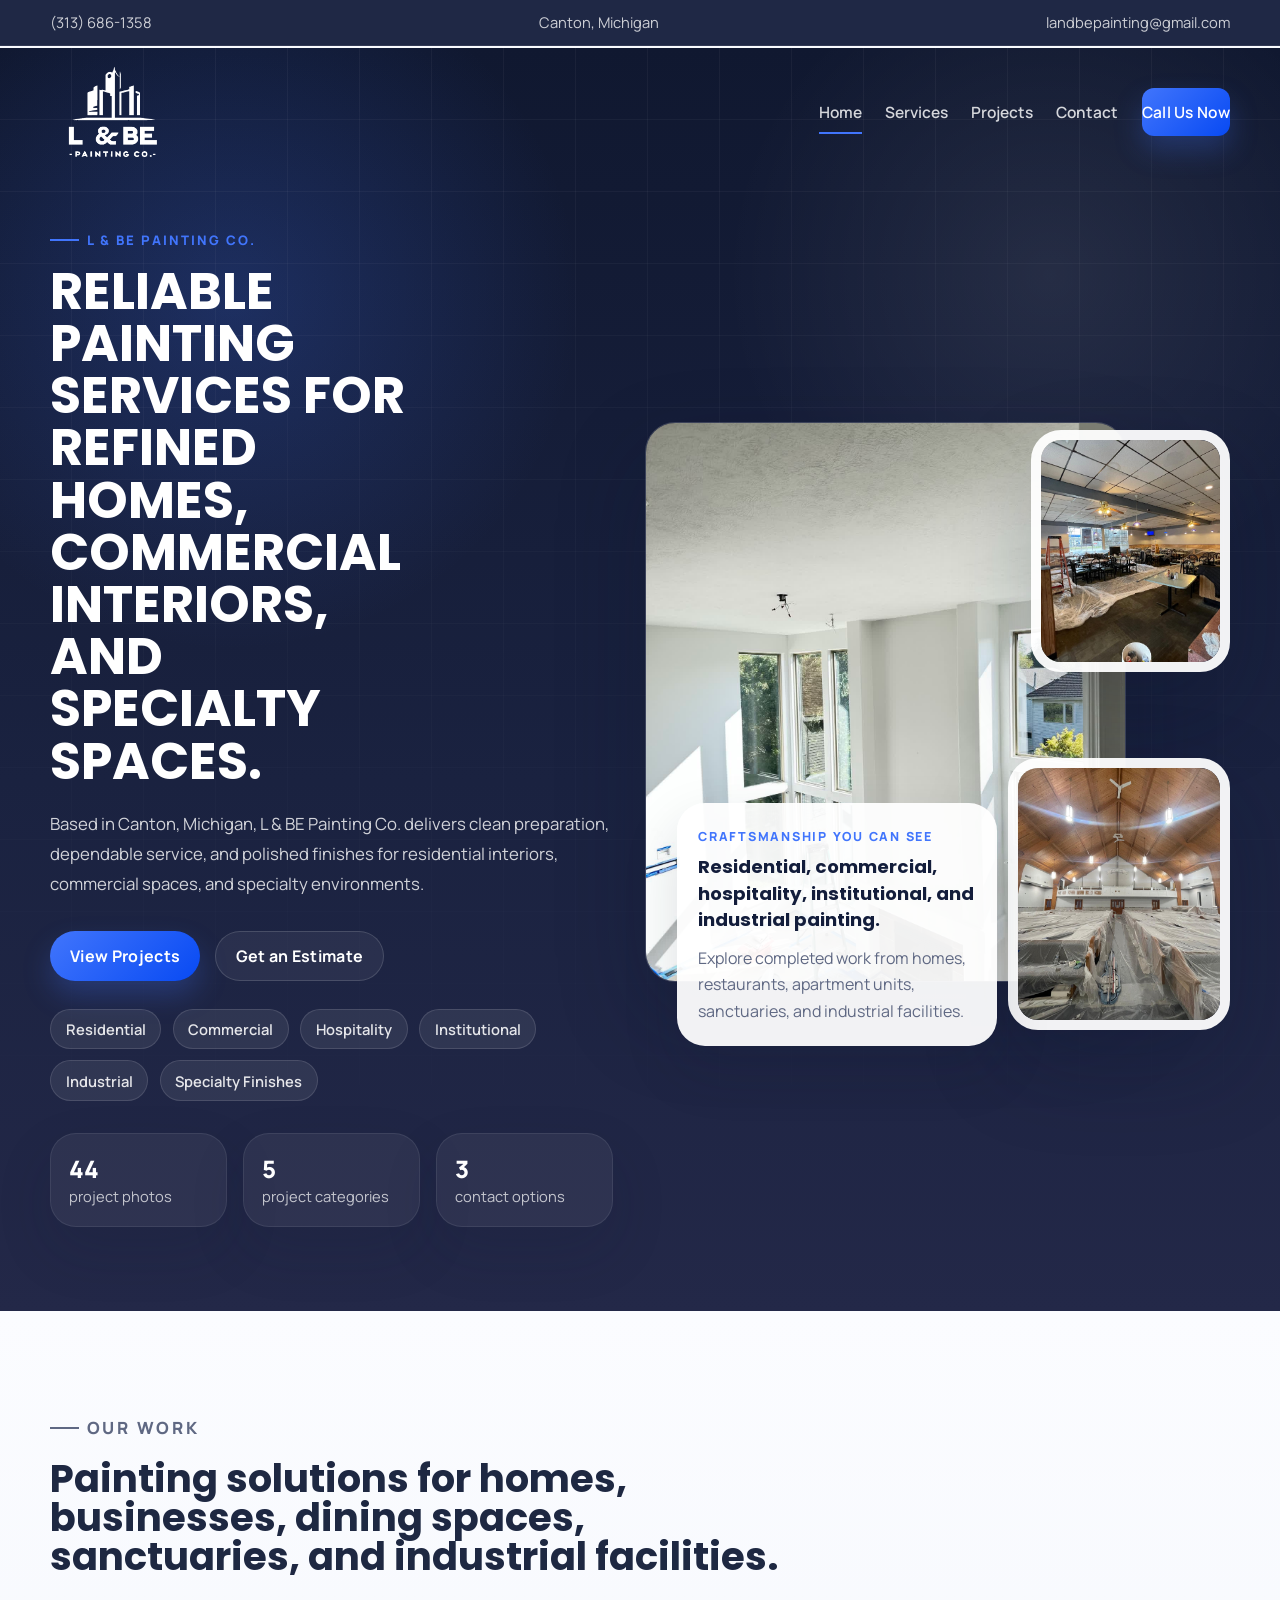
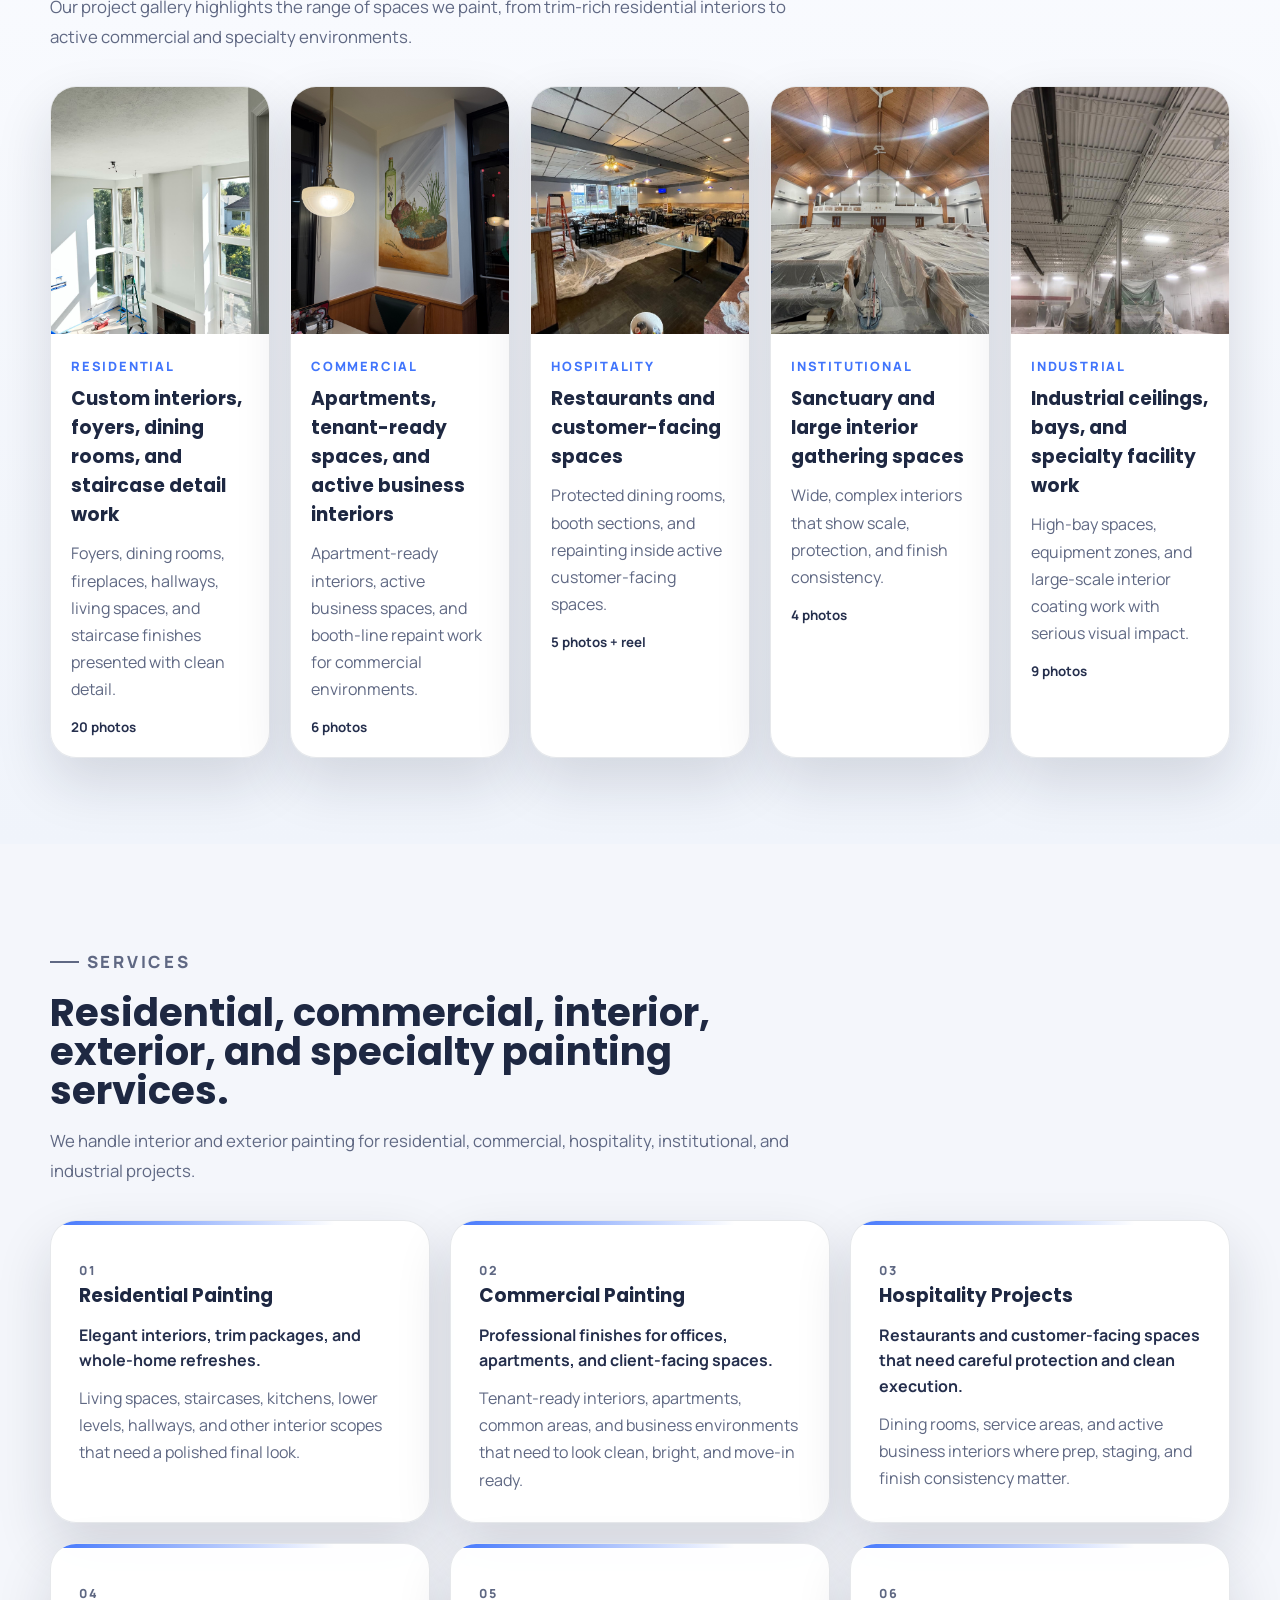
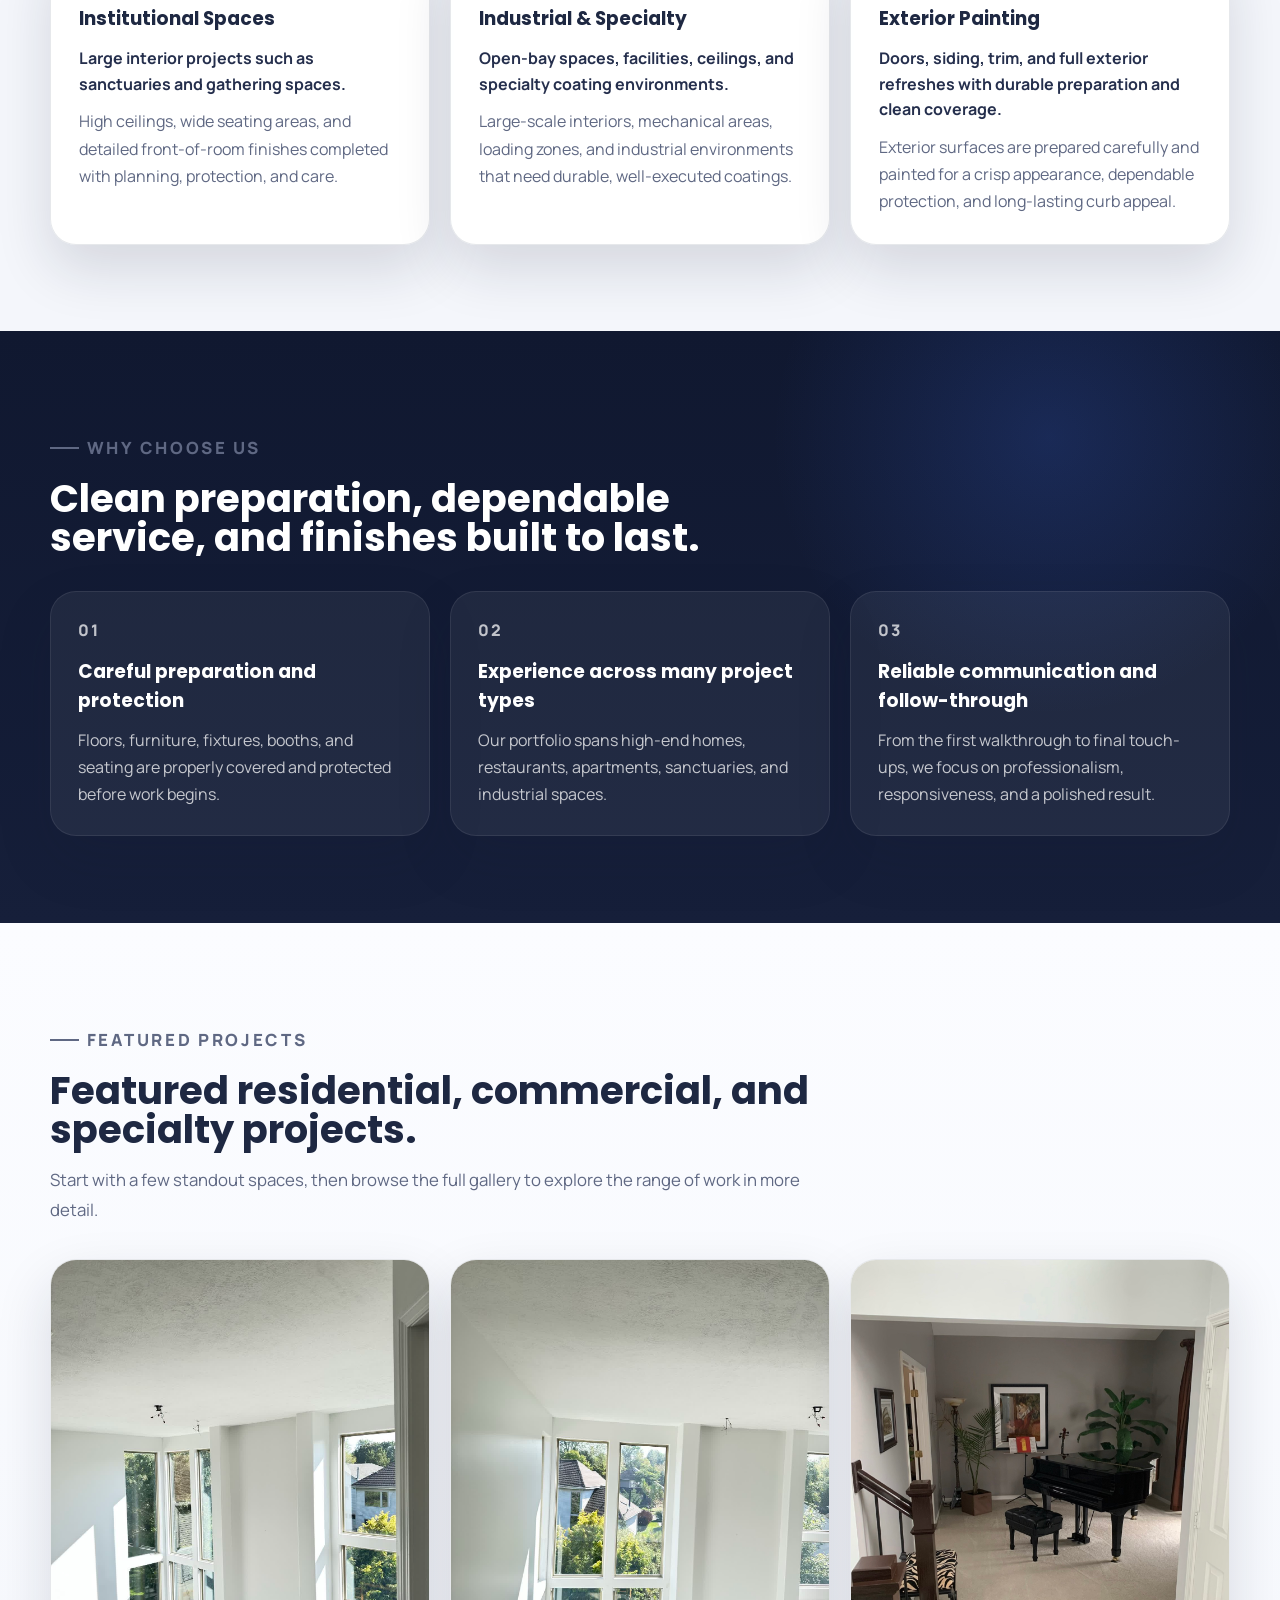
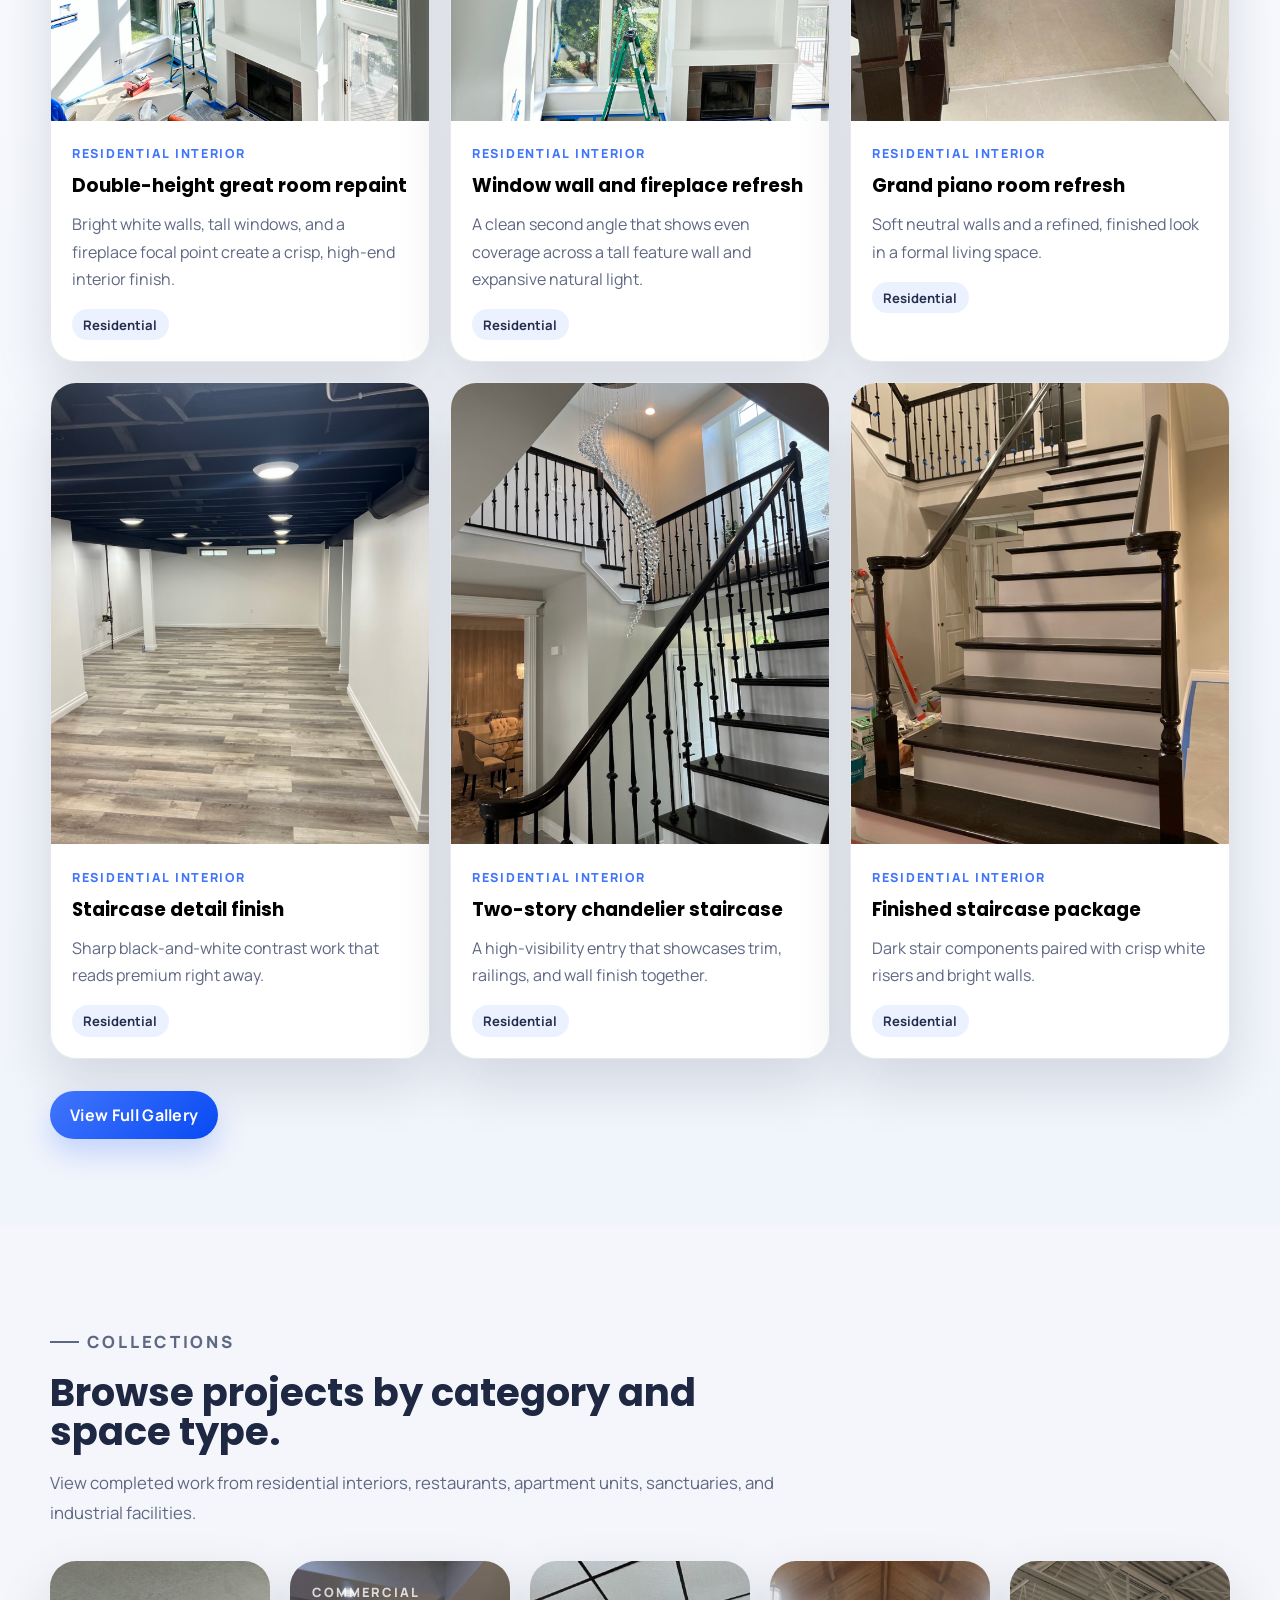
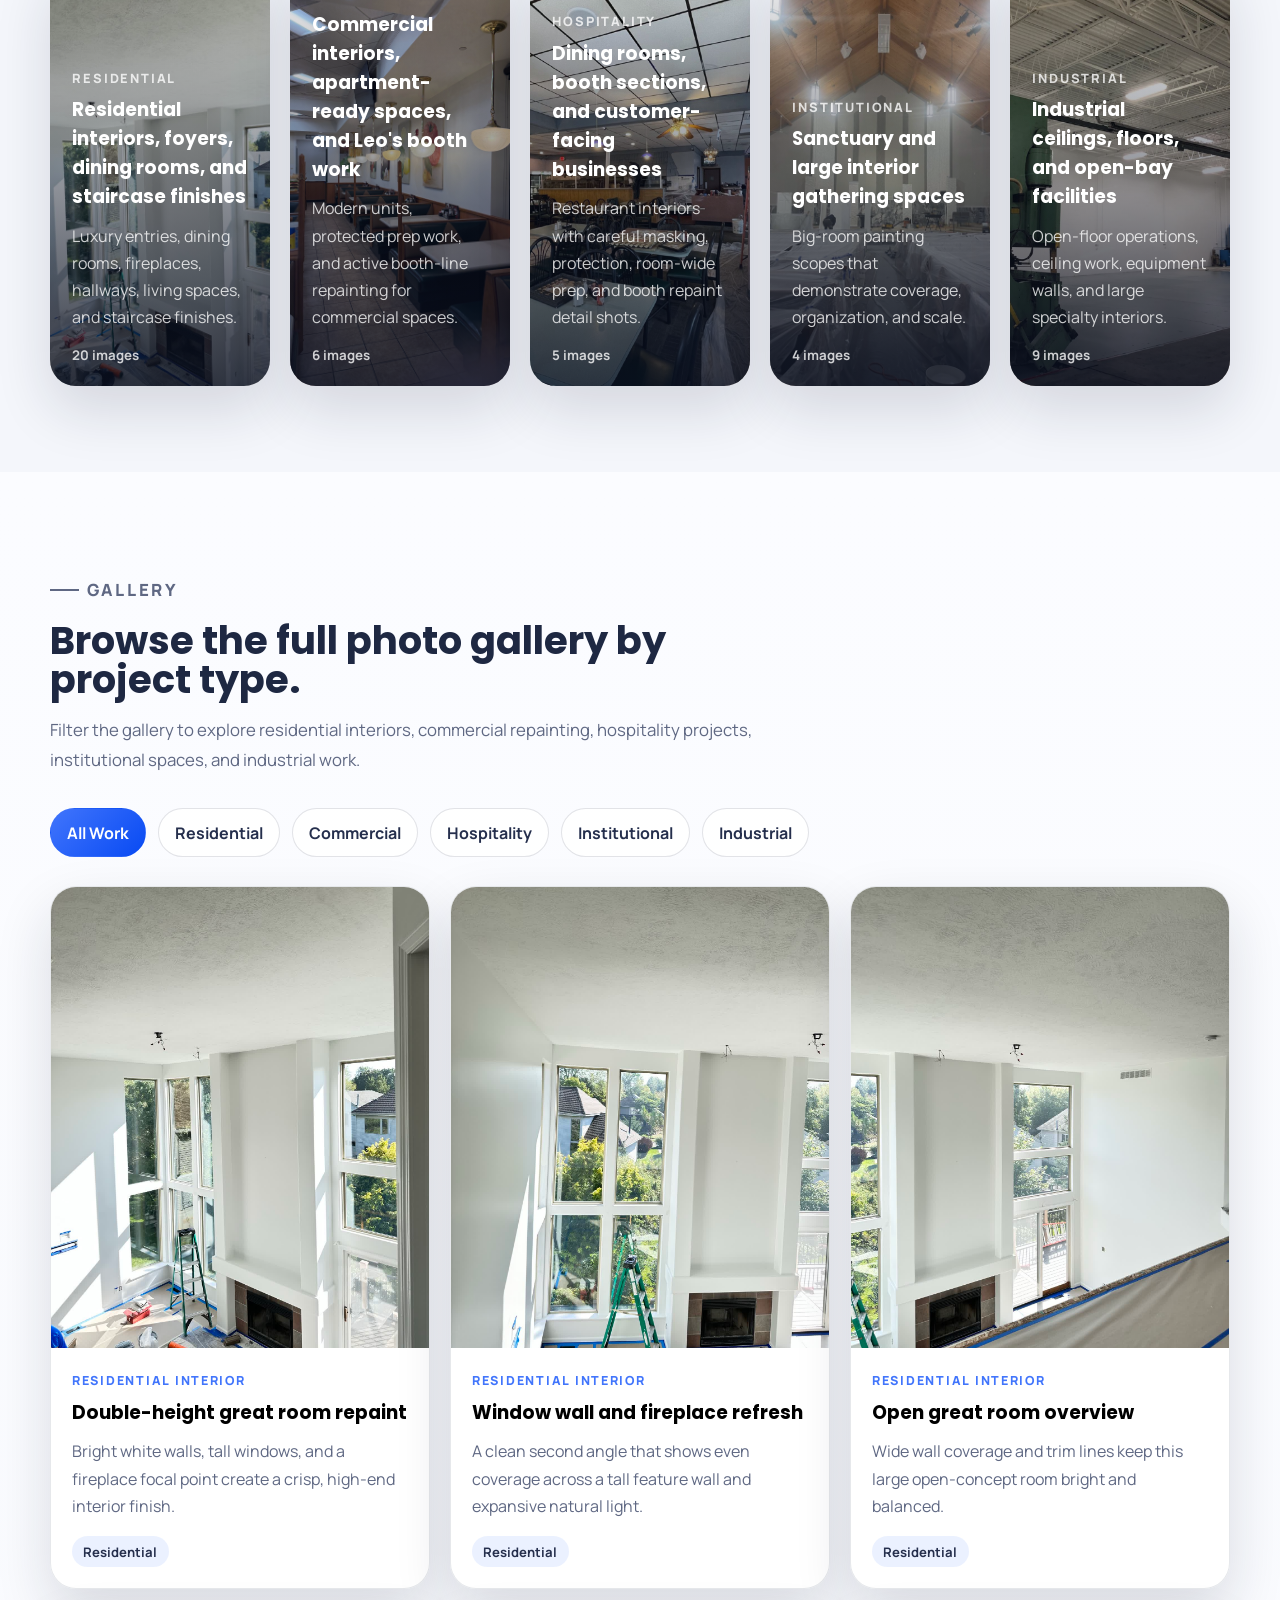
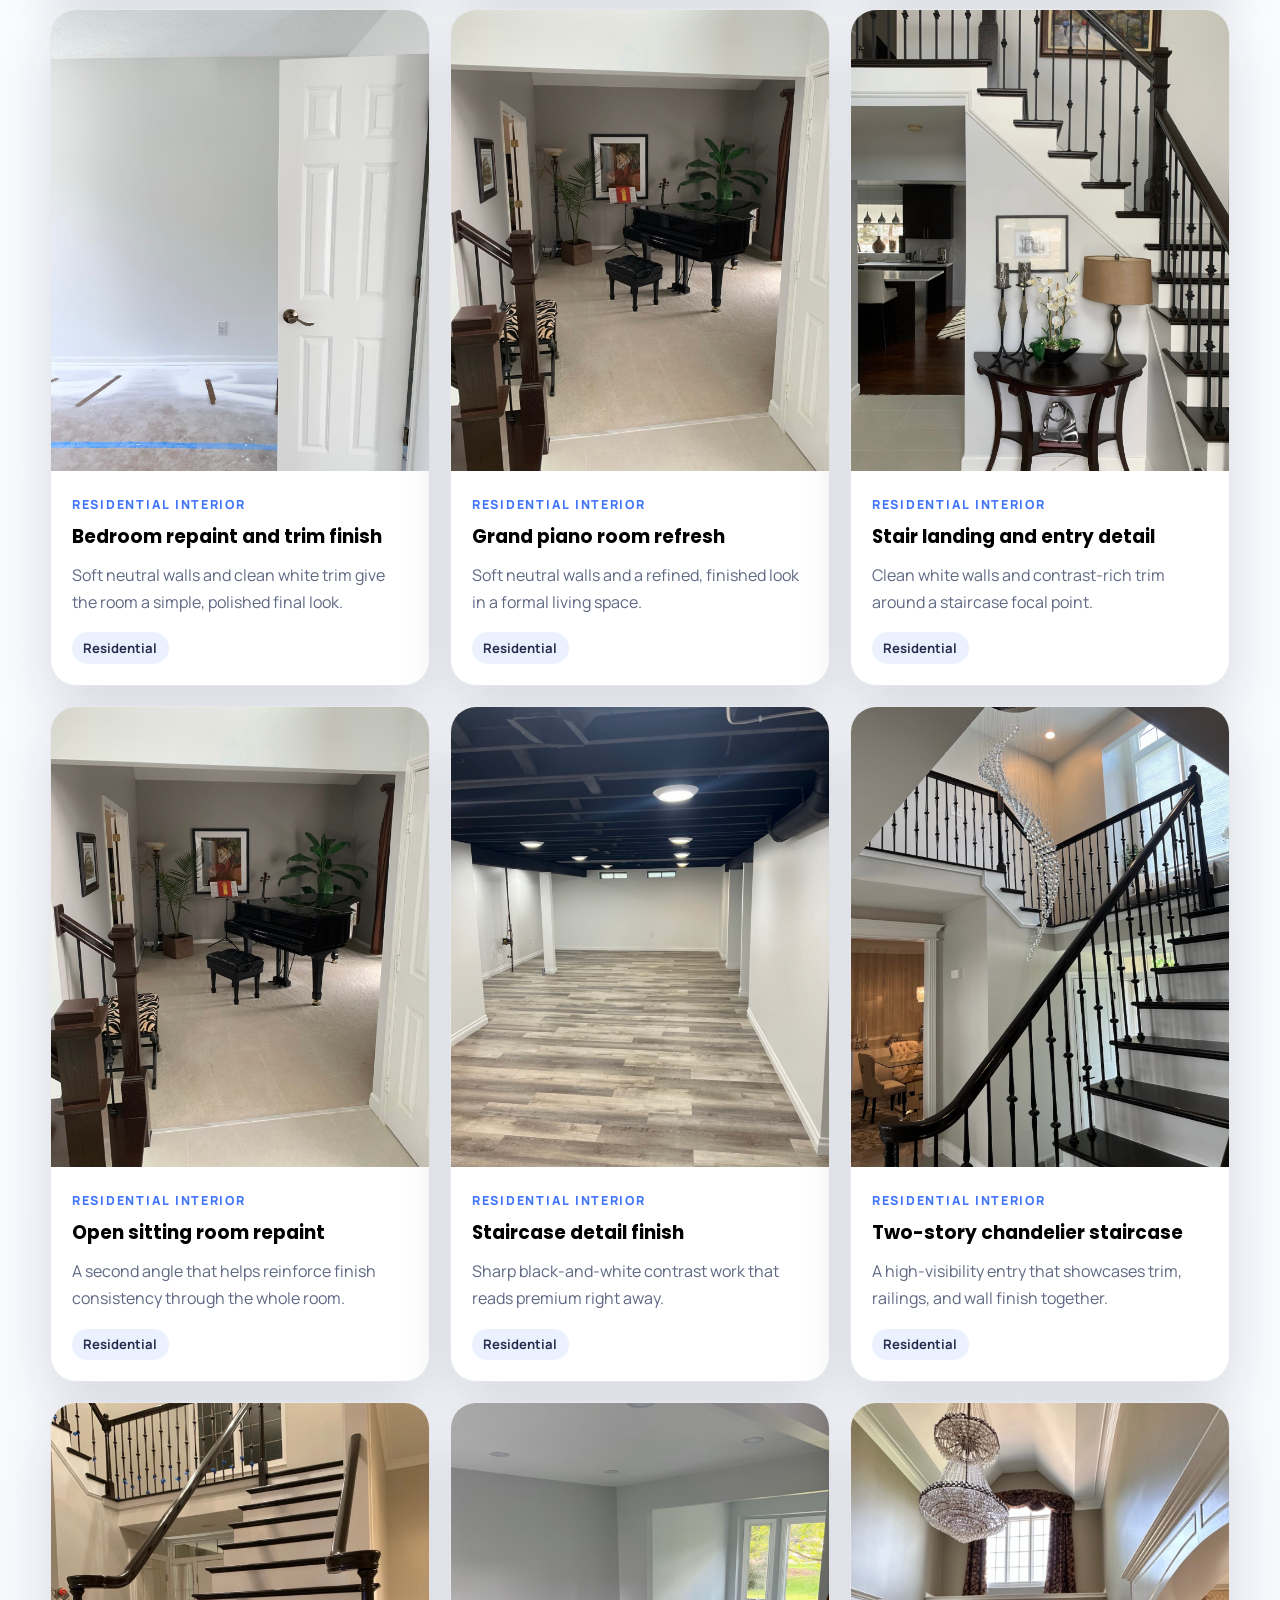
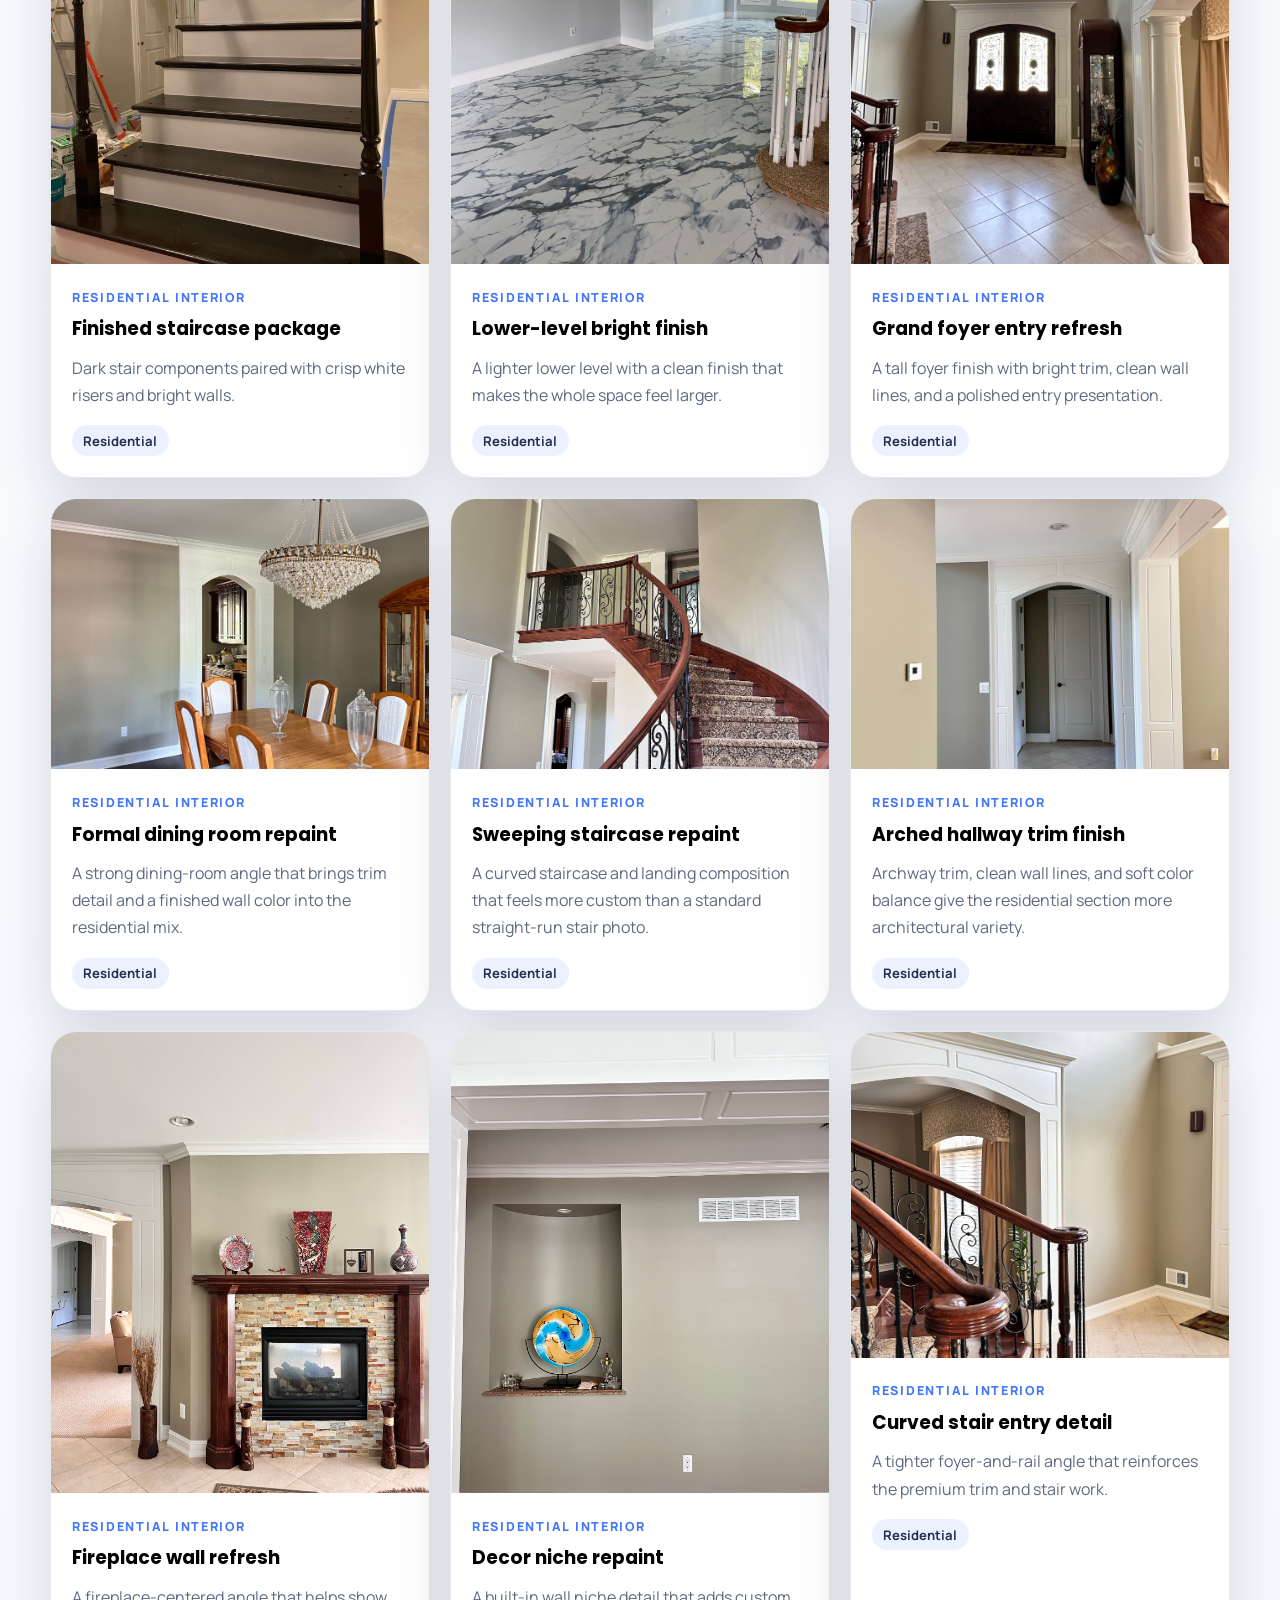
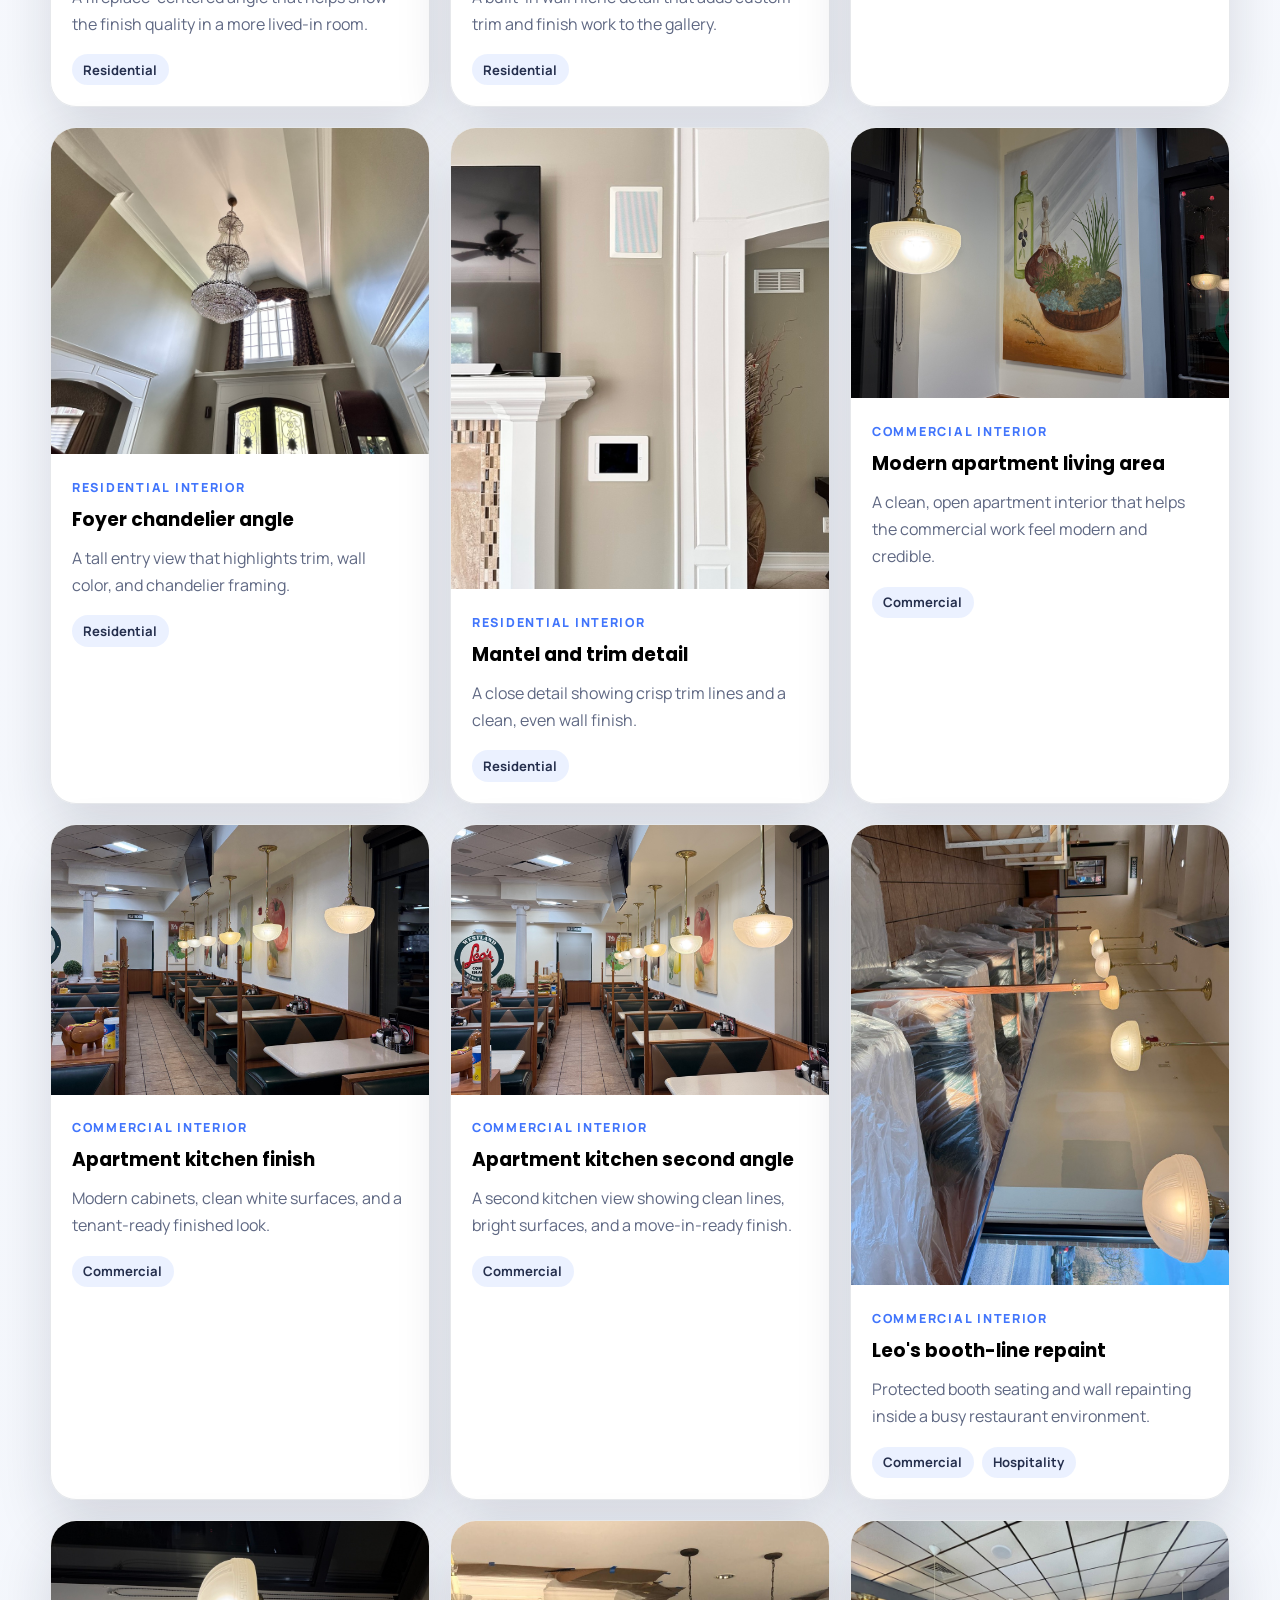
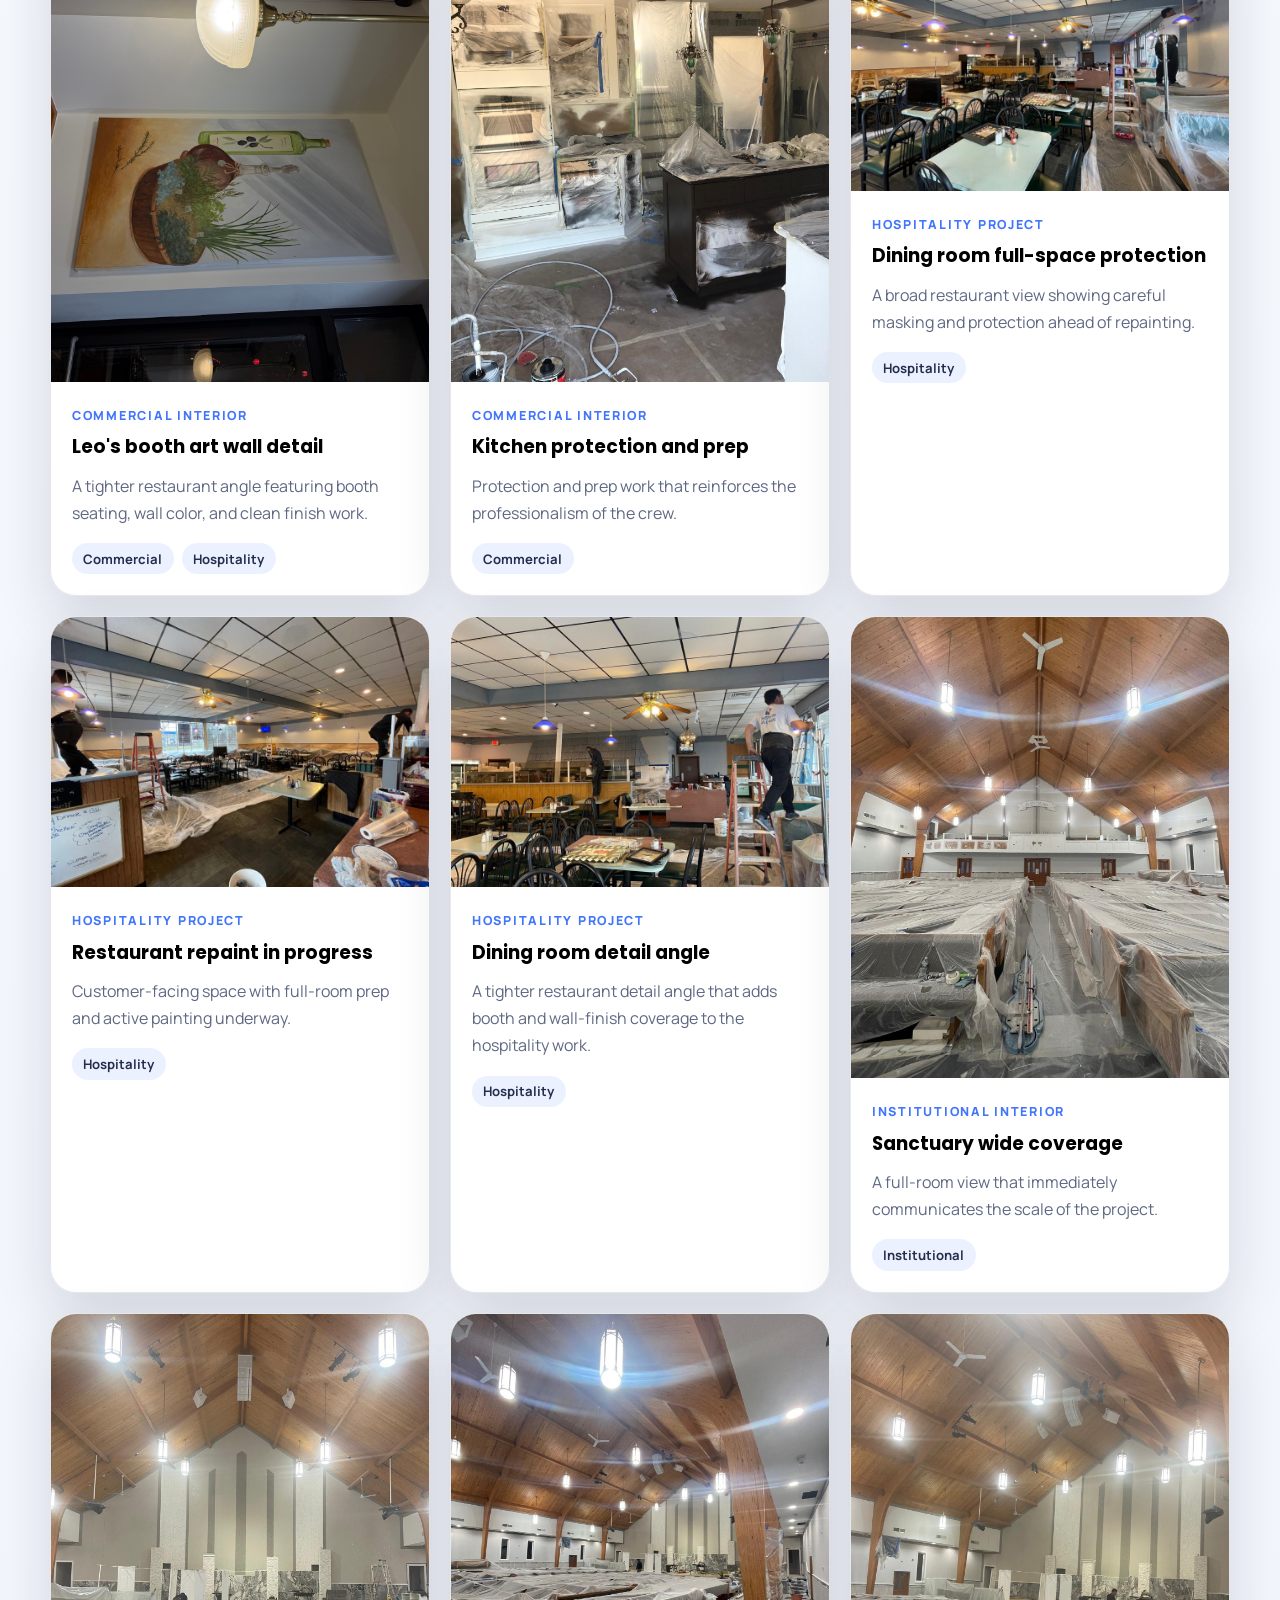
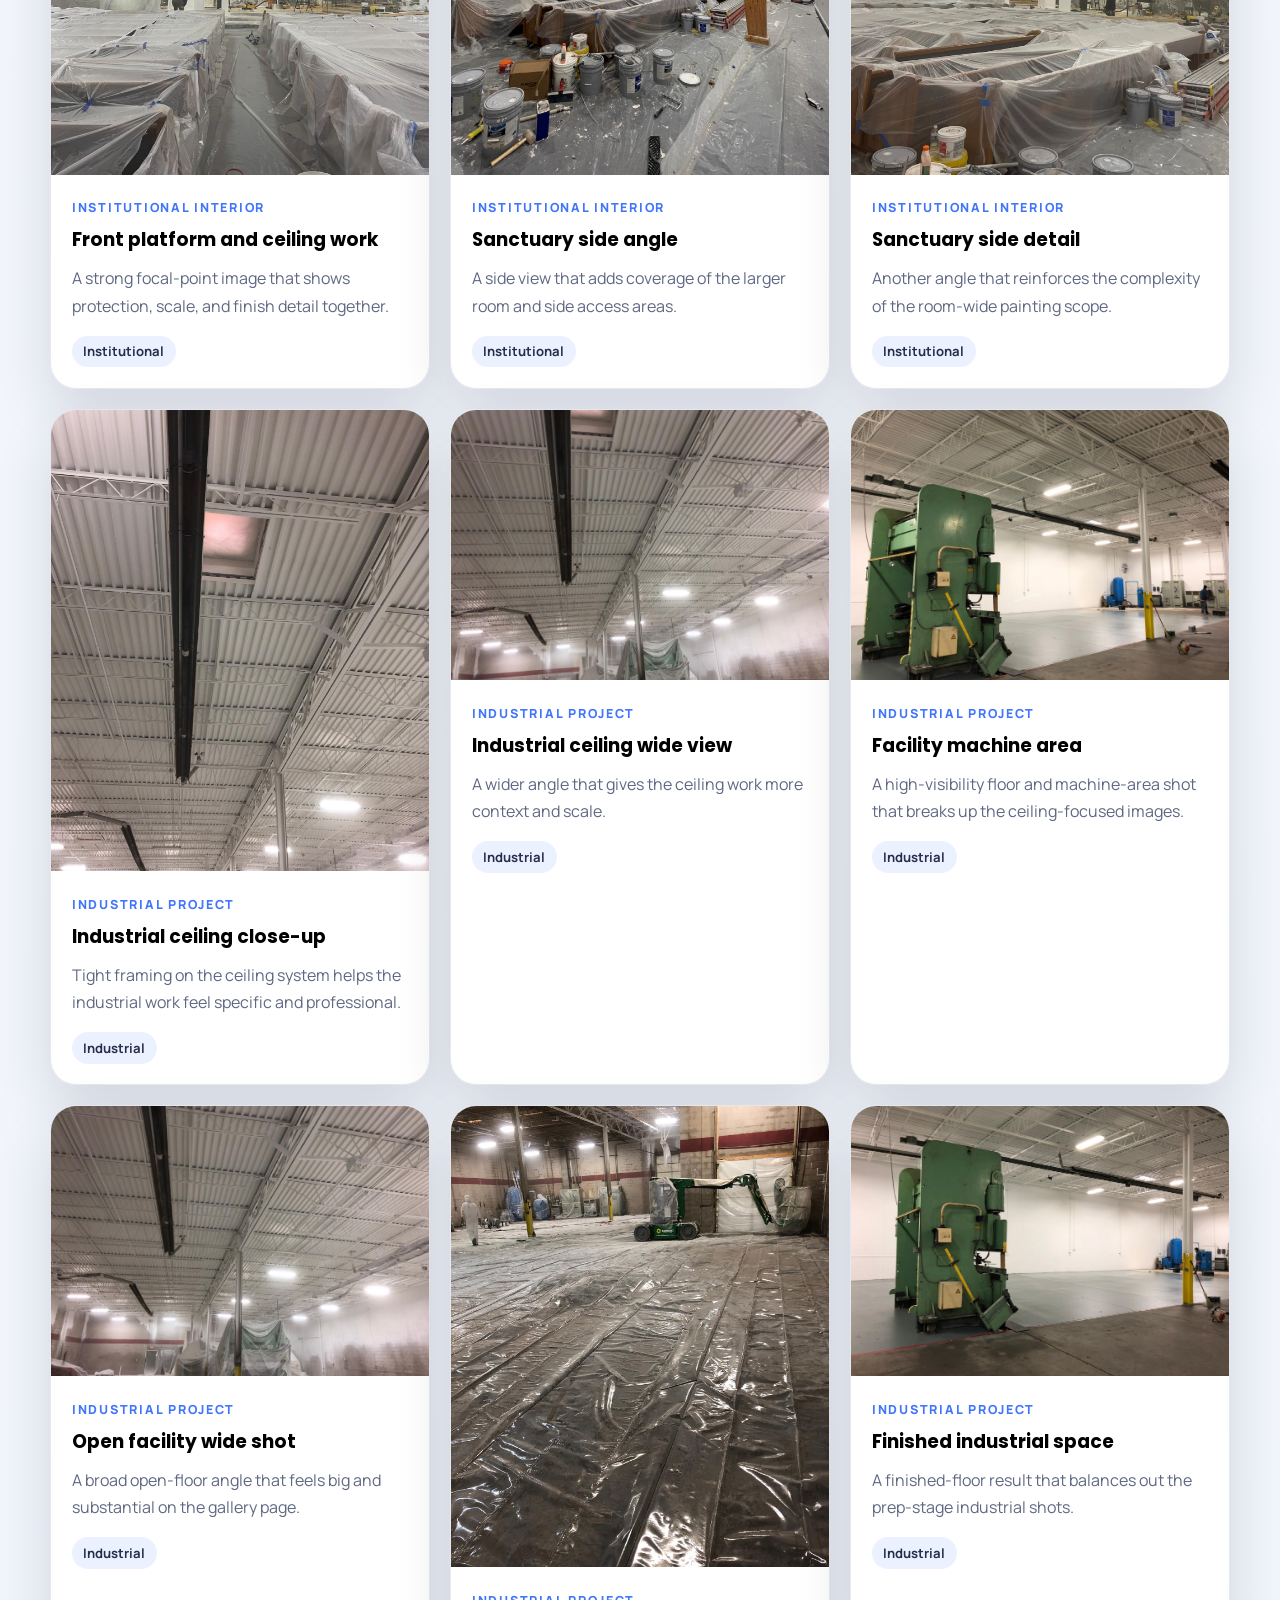
<file: index.html>
<!DOCTYPE html>
<html lang="en">
  <head>
    <meta charset="UTF-8" />
    <meta name="viewport" content="width=device-width, initial-scale=1.0" />
    <title>L &amp; BE Painting Co. | Residential &amp; Commercial Painter in Canton, MI</title>
    <meta
      name="description"
      content="L & BE Painting Co. is a painting company based in Canton, Michigan, providing residential, commercial, hospitality, institutional, and industrial painting services."
    />
    <meta name="robots" content="index,follow" />
    <meta name="theme-color" content="#0f1730" />
    <link rel="canonical" href="https://landbepainting.com/" />
    <meta property="og:title" content="L &amp; BE Painting Co. | Residential &amp; Commercial Painter in Canton, MI" />
    <meta
      property="og:description"
      content="Residential and commercial painting in Canton, Michigan, with real project photos from homes, restaurants, apartments, sanctuaries, and specialty spaces."
    />
    <meta property="og:url" content="https://landbepainting.com/" />
    <meta property="og:type" content="website" />
    <script type="application/ld+json">
      {
        "@context": "https://schema.org",
        "@type": "ProfessionalService",
        "name": "L & BE Painting Co.",
        "description": "Residential and commercial painting company based in Canton, Michigan.",
        "telephone": "+1-313-686-1358",
        "email": "landbepainting@gmail.com",
        "address": {
          "@type": "PostalAddress",
          "addressLocality": "Canton",
          "addressRegion": "MI",
          "addressCountry": "US"
        },
        "areaServed": ["Canton, Michigan"],
        "serviceType": [
          "Residential Painting",
          "Commercial Painting",
          "Hospitality Painting",
          "Institutional Painting",
          "Industrial Painting"
        ]
      }
    </script>
    <link rel="preconnect" href="https://fonts.googleapis.com" />
    <link rel="preconnect" href="https://fonts.gstatic.com" crossorigin />
    <link
      href="https://fonts.googleapis.com/css2?family=Manrope:wght@400;500;600;700;800&family=Poppins:wght@500;600;700;800&display=swap"
      rel="stylesheet"
    />
    <link rel="icon" type="image/svg+xml" href="assets/icons/favicon.svg" />
    <link rel="stylesheet" href="styles.css" />
  </head>
  <body data-page="home">
    <div class="site-shell">
      <header class="site-header" id="top">
        <div class="topbar">
          <div class="container topbar__inner">
            <a class="topbar__link" data-phone-link href="#"><span data-phone>(313) 686-1358</span></a>
            <p class="topbar__meta" data-location>Canton, Michigan</p>
            <a class="topbar__link" data-email-link href="#"><span data-email>landbepainting@gmail.com</span></a>
          </div>
        </div>

        <div class="container site-header__inner">
          <a class="brand" href="#top" aria-label="L & BE Painting Co. home">
            <span class="brand__logo" aria-hidden="true"></span>
          </a>

          <button
            class="nav-toggle"
            type="button"
            aria-expanded="false"
            aria-controls="site-nav"
            aria-label="Toggle navigation"
          >
            <span></span>
            <span></span>
          </button>

          <nav class="site-nav" id="site-nav" aria-label="Primary">
            <a href="#top" data-nav-link="home">Home</a>
            <a href="#services">Services</a>
            <a href="#projects">Projects</a>
            <a href="#contact">Contact</a>
            <a class="button button--solid" data-phone-link href="#">Call Us Now</a>
          </nav>
        </div>
      </header>

      <main>
        <section class="hero">
          <div class="hero__backdrop"></div>
          <div class="container hero__layout">
            <div class="hero__content" data-reveal>
              <p class="eyebrow">L &amp; BE Painting Co.</p>
              <h1>Reliable painting services for refined homes, commercial interiors, and specialty spaces.</h1>
              <p class="hero__lead">
                Based in Canton, Michigan, L &amp; BE Painting Co. delivers
                clean preparation, dependable service, and polished finishes for
                residential interiors, commercial spaces, and specialty
                environments.
              </p>

              <div class="hero__actions">
                <a class="button button--solid" href="#projects">View Projects</a>
                <a class="button button--ghost" href="#quote">Get an Estimate</a>
              </div>

              <div class="hero__pills" id="hero-pills"></div>

              <div class="hero__stats">
                <article class="stat-card">
                  <strong>44</strong>
                  <span>project photos</span>
                </article>
                <article class="stat-card">
                  <strong>5</strong>
                  <span>project categories</span>
                </article>
                <article class="stat-card">
                  <strong>3</strong>
                  <span>contact options</span>
                </article>
              </div>
            </div>

            <div class="hero__media" data-reveal>
              <figure class="hero-shot hero-shot--main">
                <img
                  src="assets/projects/residential/great-room-fireplace-01.jpg"
                  alt="Double-height residential great room with fresh white paint, fireplace, and tall windows"
                />
              </figure>

              <figure class="hero-shot hero-shot--secondary">
                <img
                  src="assets/projects/commercial/dining-room-02.jpg"
                  alt="Restaurant dining room protected and prepared for painting"
                />
              </figure>

              <figure class="hero-shot hero-shot--tertiary">
                <img
                  src="assets/projects/institutional/sanctuary-wide-01.jpg"
                  alt="Sanctuary with seating protected and painting work underway"
                />
              </figure>

              <div class="hero-note">
                <span class="hero-note__label">Craftsmanship You Can See</span>
                <strong>Residential, commercial, hospitality, institutional, and industrial painting.</strong>
                <p>
                  Explore completed work from homes, restaurants, apartment
                  units, sanctuaries, and industrial facilities.
                </p>
              </div>
            </div>
          </div>
        </section>

        <section class="section section--light">
          <div class="container">
            <div class="section-heading" data-reveal>
              <p class="eyebrow">Our Work</p>
              <h2>Painting solutions for homes, businesses, dining spaces, sanctuaries, and industrial facilities.</h2>
              <p>
                Our project gallery highlights the range of spaces we paint,
                from trim-rich residential interiors to active commercial and
                specialty environments.
              </p>
            </div>

            <div class="category-grid" id="project-category-grid"></div>
          </div>
        </section>

        <section class="section section--paper" id="services">
          <div class="container">
            <div class="section-heading" data-reveal>
              <p class="eyebrow">Services</p>
              <h2>Residential, commercial, interior, exterior, and specialty painting services.</h2>
              <p>
                We handle interior and exterior painting for residential,
                commercial, hospitality, institutional, and industrial projects.
              </p>
            </div>

            <div class="service-grid" id="services-grid"></div>
          </div>
        </section>

        <section class="section section--ink">
          <div class="container">
            <div class="section-heading section-heading--light" data-reveal>
              <p class="eyebrow eyebrow--soft">Why Choose Us</p>
              <h2>Clean preparation, dependable service, and finishes built to last.</h2>
            </div>

            <div class="standards-grid" id="standards-grid"></div>
          </div>
        </section>

        <section class="section section--light">
          <div class="container">
            <div class="section-heading" data-reveal>
              <p class="eyebrow">Featured Projects</p>
              <h2>Featured residential, commercial, and specialty projects.</h2>
              <p>
                Start with a few standout spaces, then browse the full gallery
                to explore the range of work in more detail.
              </p>
            </div>

            <div class="gallery-preview gallery-preview--featured" id="gallery-preview"></div>

            <div class="section-cta" data-reveal>
              <a class="button button--solid" href="#gallery">View Full Gallery</a>
            </div>
          </div>
        </section>

        <section class="section section--paper" id="projects">
          <div class="container">
            <div class="section-heading" data-reveal>
              <p class="eyebrow">Collections</p>
              <h2>Browse projects by category and space type.</h2>
              <p>
                View completed work from residential interiors, restaurants,
                apartment units, sanctuaries, and industrial facilities.
              </p>
            </div>

            <div class="collections-grid" id="collections-grid"></div>
          </div>
        </section>

        <section class="section section--light" id="gallery">
          <div class="container">
            <div class="section-heading" data-reveal>
              <p class="eyebrow">Gallery</p>
              <h2>Browse the full photo gallery by project type.</h2>
              <p>
                Filter the gallery to explore residential interiors, commercial
                repainting, hospitality projects, institutional spaces, and
                industrial work.
              </p>
            </div>

            <div class="filter-bar" id="filter-bar"></div>
            <div class="gallery-grid gallery-grid--projects" id="gallery-grid"></div>
          </div>
        </section>

        <section class="section section--paper">
          <div class="container video-feature">
            <div class="video-feature__copy" data-reveal>
              <p class="eyebrow">Project Reel</p>
              <h2>See recent project work in motion.</h2>
              <p>
                A short reel offers another look at the preparation, care, and
                finish quality behind the work.
              </p>

              <div class="check-list" id="feature-list"></div>
            </div>

            <div class="video-feature__media" data-reveal>
              <video
                class="project-video"
                src="assets/media/project-reel.mp4"
                poster="assets/media/project-reel-poster.jpg"
                controls
                muted
                playsinline
              ></video>
            </div>
          </div>
        </section>

        <section class="section section--light" id="contact">
          <div class="container contact-layout">
            <div class="contact-copy" data-reveal>
              <p class="eyebrow">Contact</p>
              <h2>Request an estimate for your next painting project.</h2>
              <p>Call or email project details to get started.</p>

              <div class="contact-cards">
                <a class="contact-card" data-phone-link href="#">
                  <span>Call</span>
                  <strong data-phone>(313) 686-1358</strong>
                  <p>Discuss the scope, schedule, and details of your project.</p>
                </a>
                <a class="contact-card" data-email-link href="#">
                  <span>Email</span>
                  <strong data-email>landbepainting@gmail.com</strong>
                  <p>Send photos, dimensions, and project details by email.</p>
                </a>
              </div>

              <div class="contact-note">
                <strong>Photos help speed up the estimate.</strong>
                <p>
                  Clear photos of the space help us understand surfaces, layout,
                  and scope before the walkthrough.
                </p>
              </div>
            </div>

            <div class="quote-panel" id="quote" data-reveal>
              <div class="quote-panel__header">
                <p class="eyebrow">Request an Estimate</p>
                <h3>Tell us about the project</h3>
                <p>Share the basics below to send your estimate request by email.</p>
              </div>

              <form class="quote-form" data-quote-form>
                <label>
                  Full name
                  <input type="text" name="name" placeholder="Your name" required />
                </label>
                <label>
                  Email
                  <input type="email" name="email" placeholder="you@example.com" required />
                </label>
                <label>
                  Phone
                  <input type="tel" name="phone" placeholder="(313) 555-5555" />
                </label>
                <label>
                  Service type
                  <select name="service" required>
                    <option value="">Choose a service</option>
                    <option>Residential Interior</option>
                    <option>Residential Exterior</option>
                    <option>Commercial Interior</option>
                    <option>Commercial Exterior</option>
                    <option>Hospitality / Restaurant</option>
                    <option>Industrial / Specialty</option>
                  </select>
                </label>
                <label>
                  Project details
                  <textarea
                    name="details"
                    rows="5"
                    placeholder="Tell us what you need painted, where the project is, and when you want to start."
                    required
                  ></textarea>
                </label>

                <button class="button button--solid button--full" type="submit">
                  Send Estimate Request
                </button>
              </form>
            </div>
          </div>
        </section>
      </main>

      <footer class="site-footer">
        <div class="container site-footer__inner">
          <a class="brand brand--footer" href="#top" aria-label="L & BE Painting Co. home">
            <span class="brand__logo" aria-hidden="true"></span>
          </a>

          <div class="footer-links">
            <a href="#top">Home</a>
            <a href="#projects">Projects</a>
            <a href="#services">Services</a>
            <a href="#contact">Contact</a>
          </div>

          <div class="footer-contact">
            <a data-phone-link href="#"><span data-phone>(313) 686-1358</span></a>
            <a data-email-link href="#"><span data-email>landbepainting@gmail.com</span></a>
            <small>&copy; <span id="year"></span> L &amp; BE Painting Co.</small>
          </div>
        </div>
      </footer>
    </div>

    <script src="content.js"></script>
    <script src="script.js"></script>
  </body>
</html>
</file>
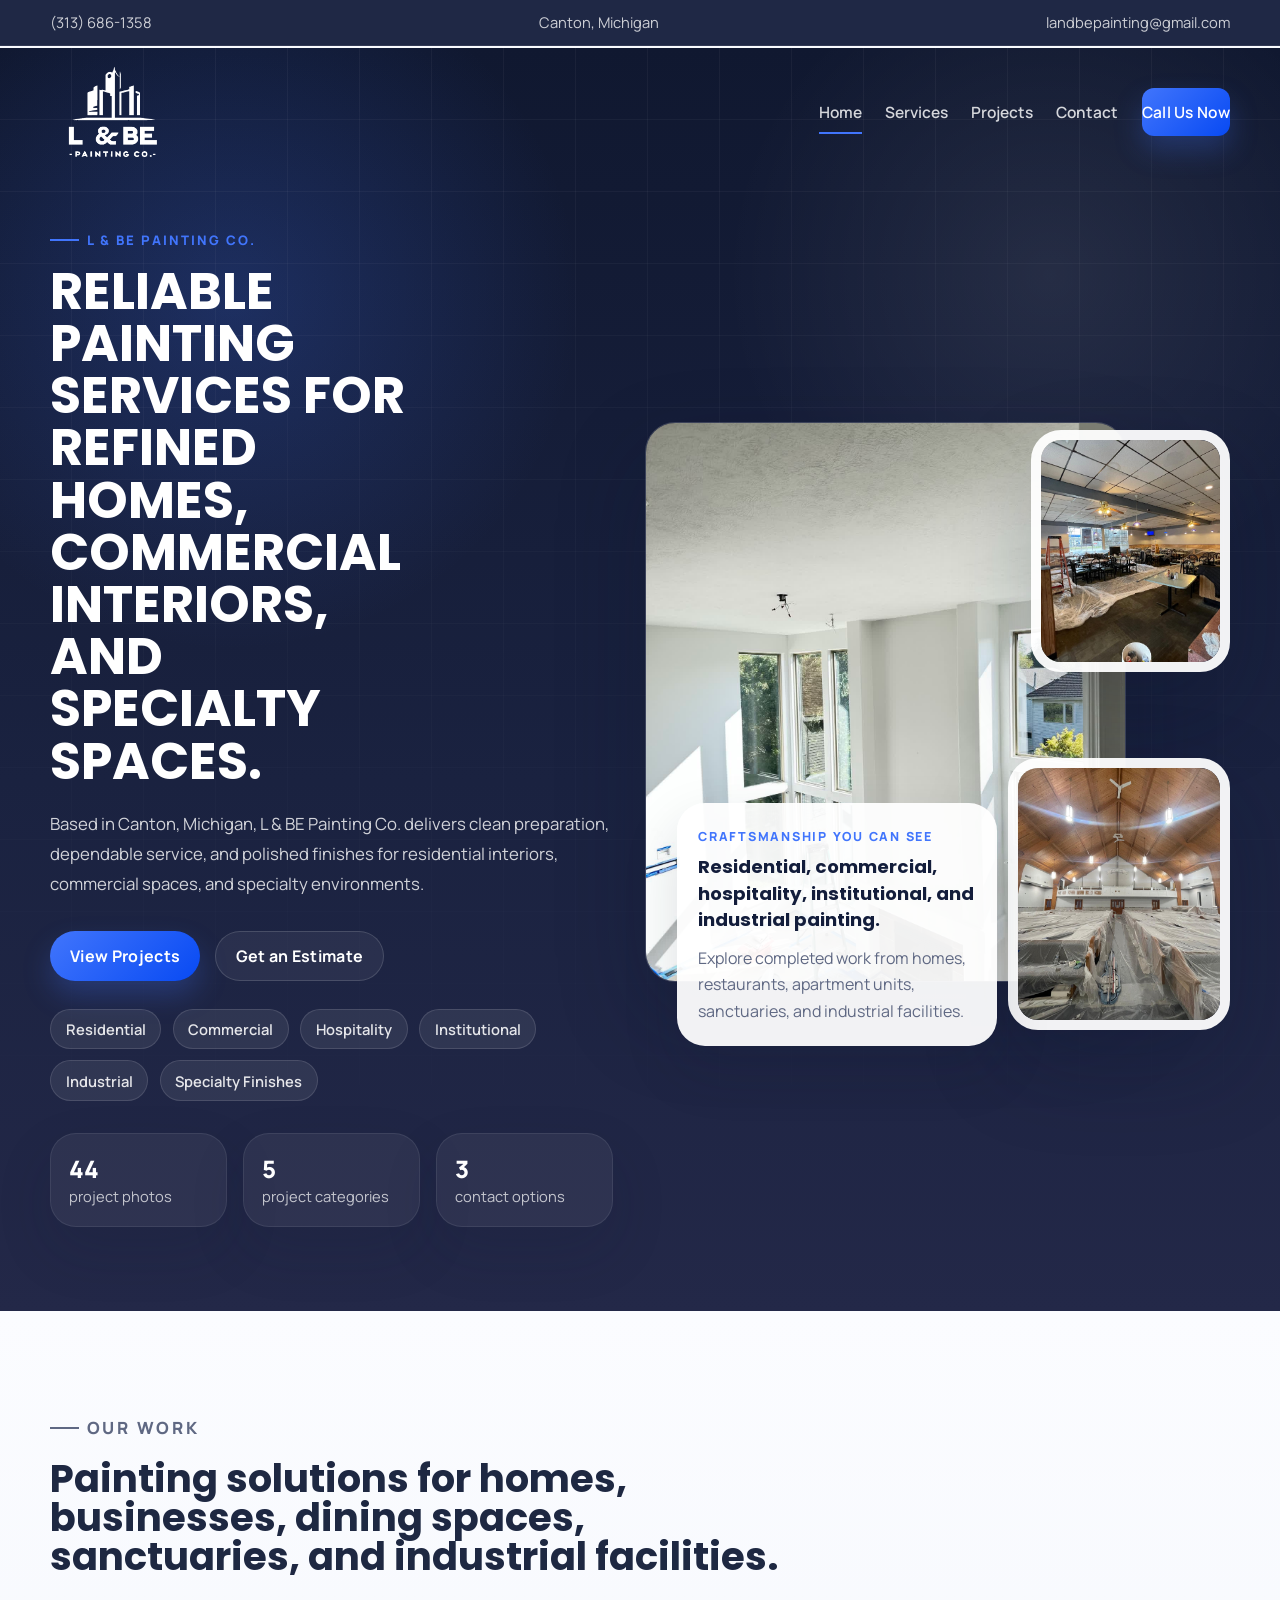
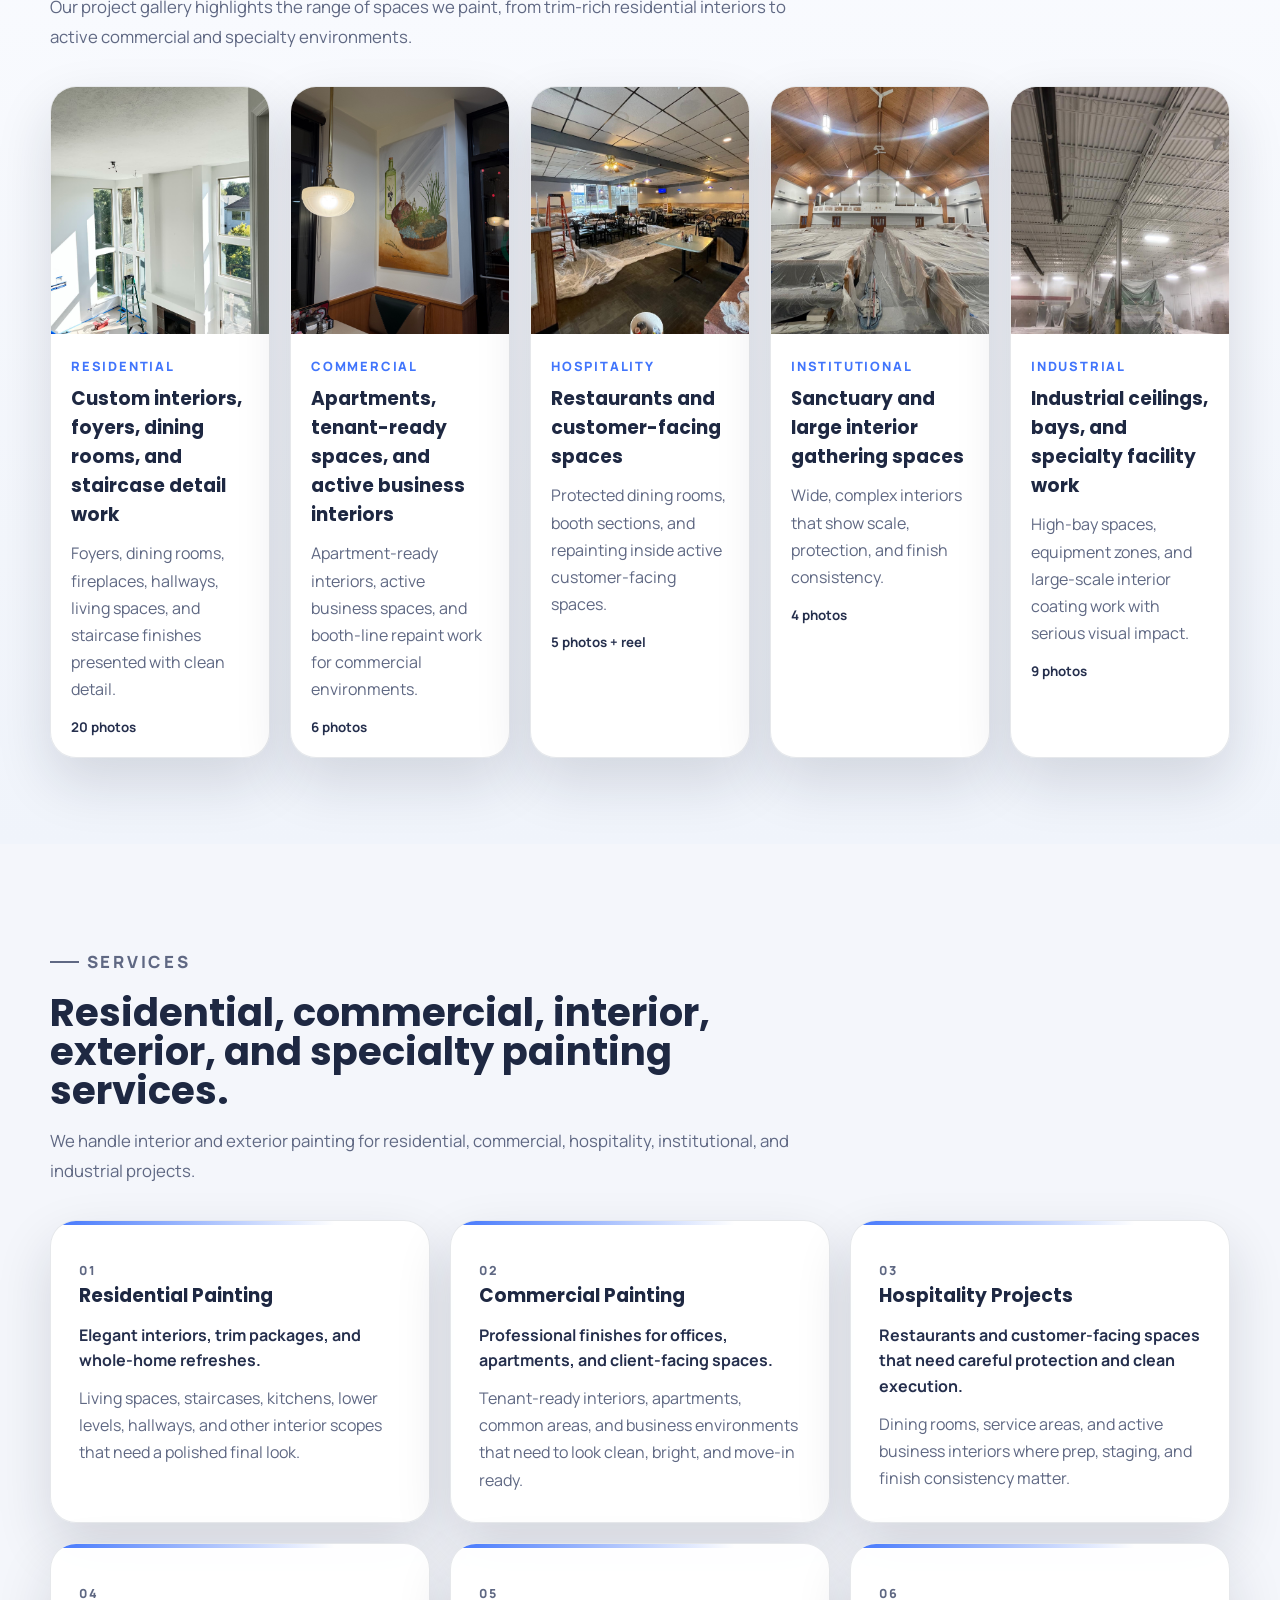
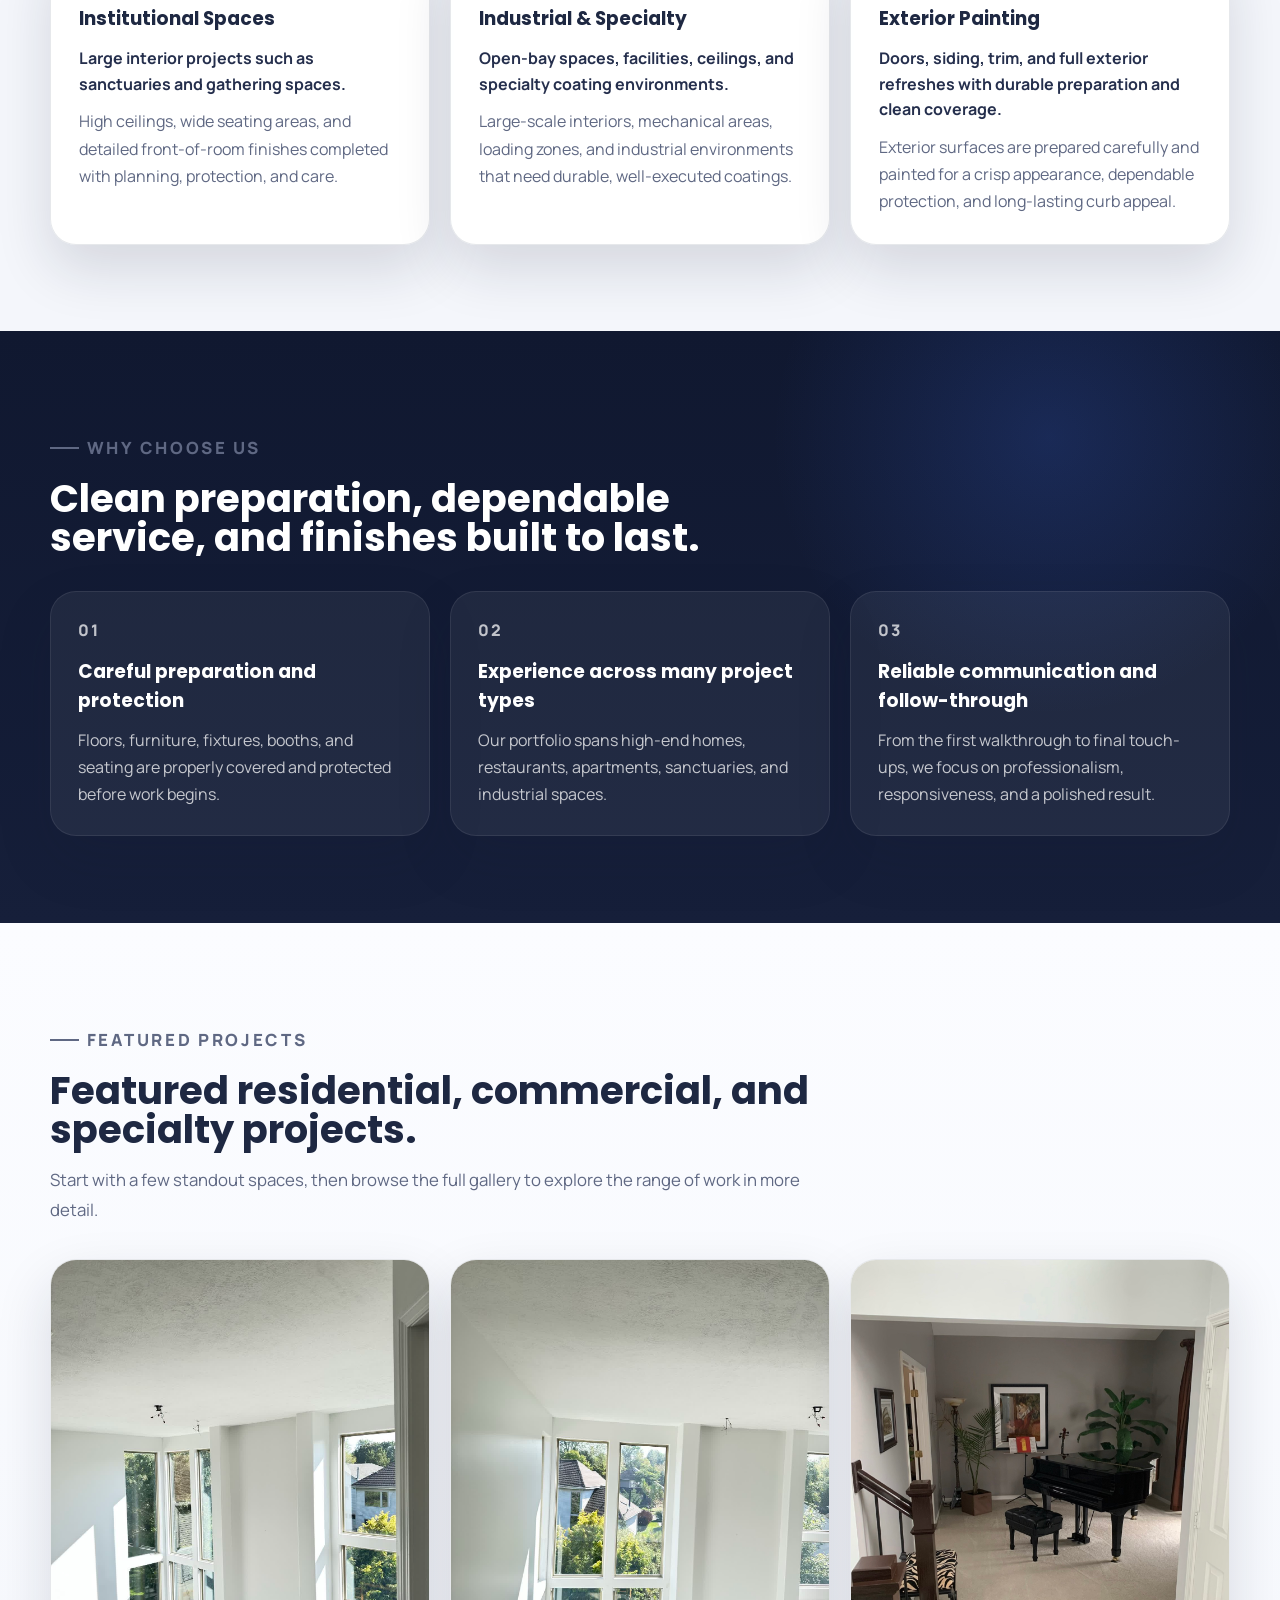
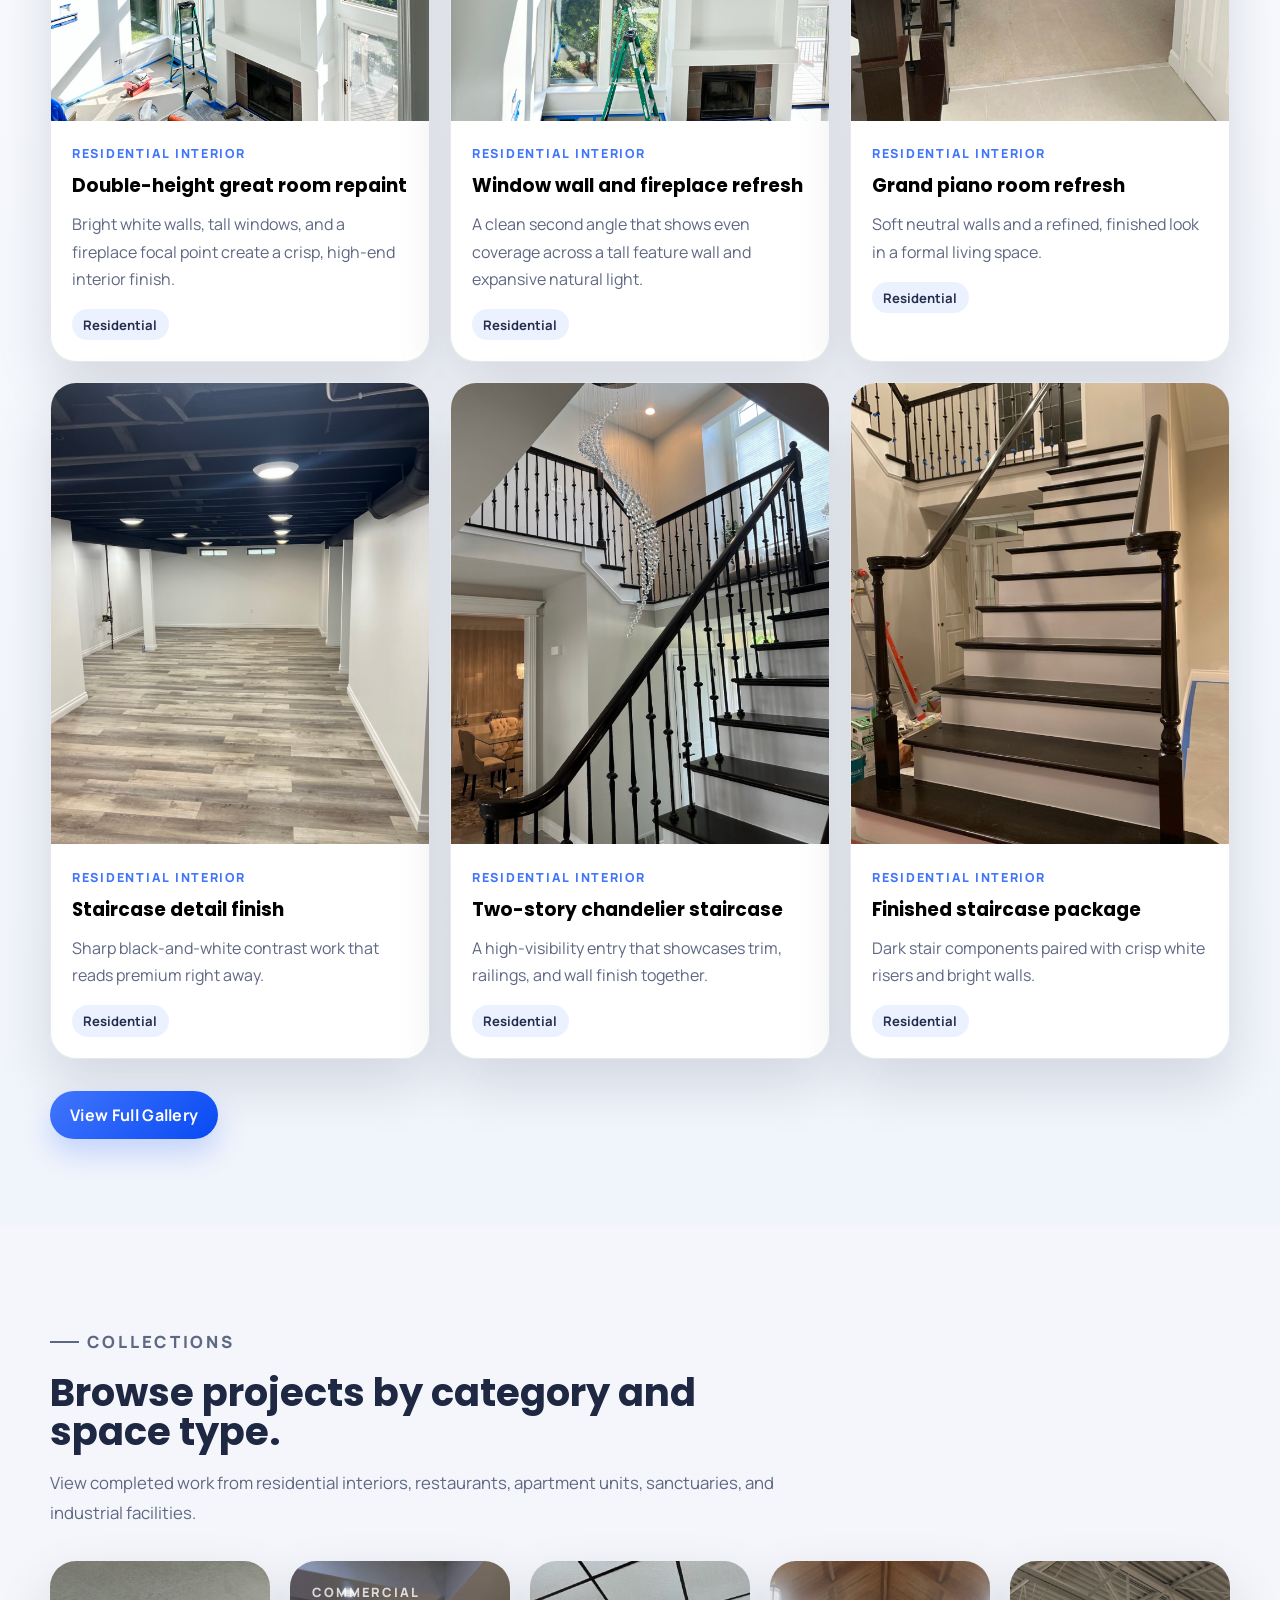
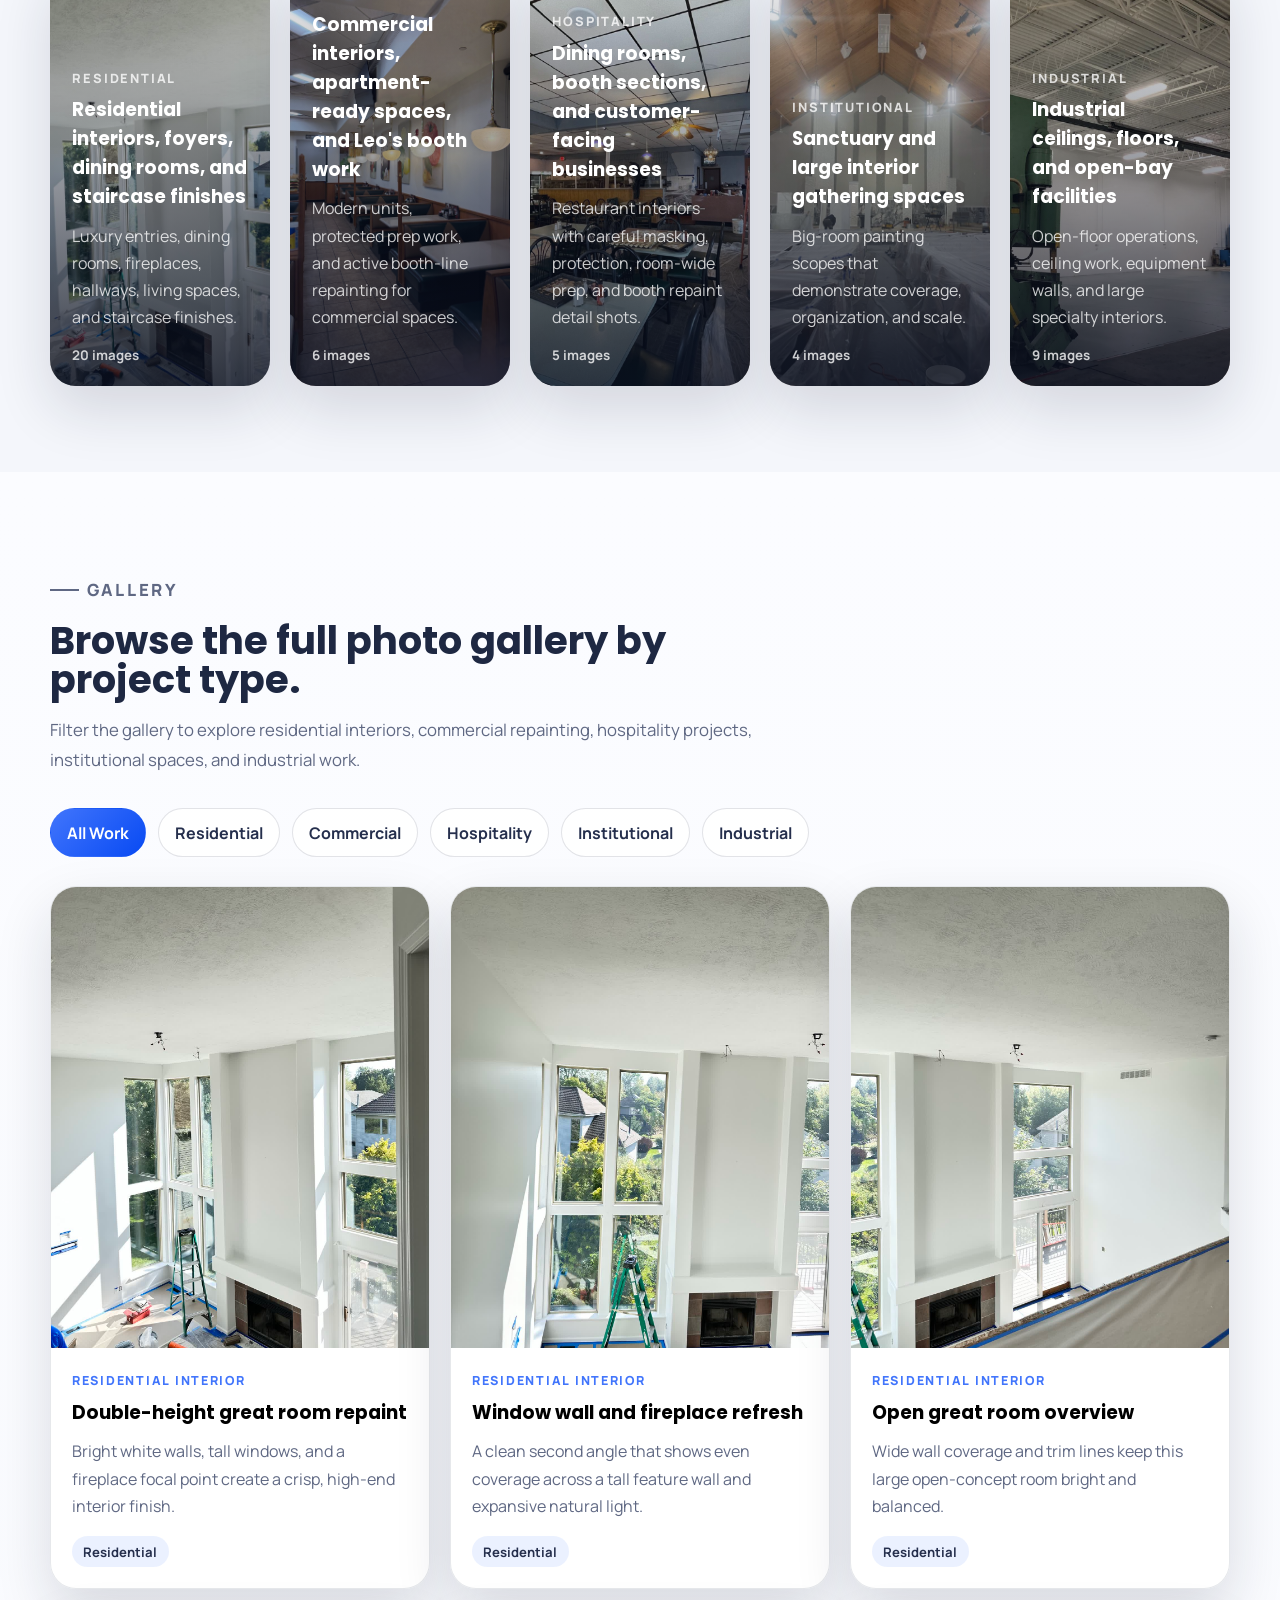
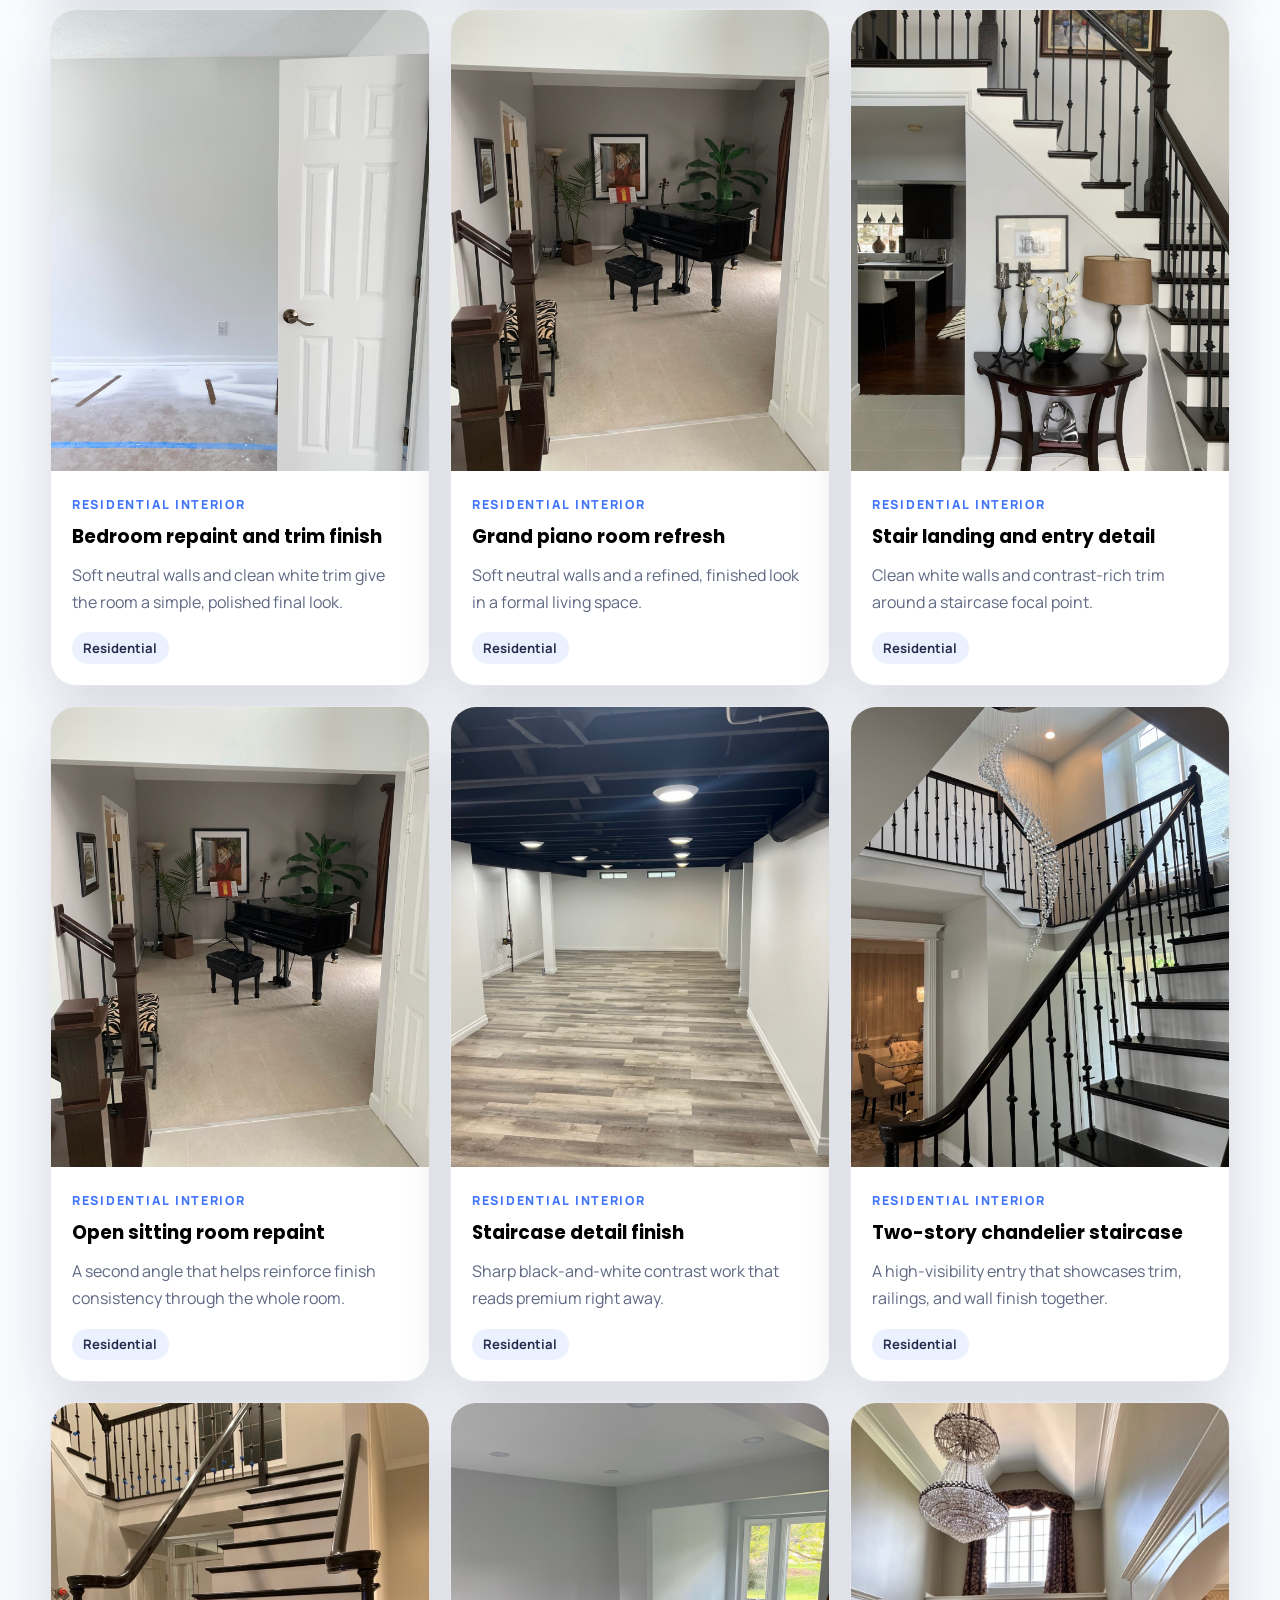
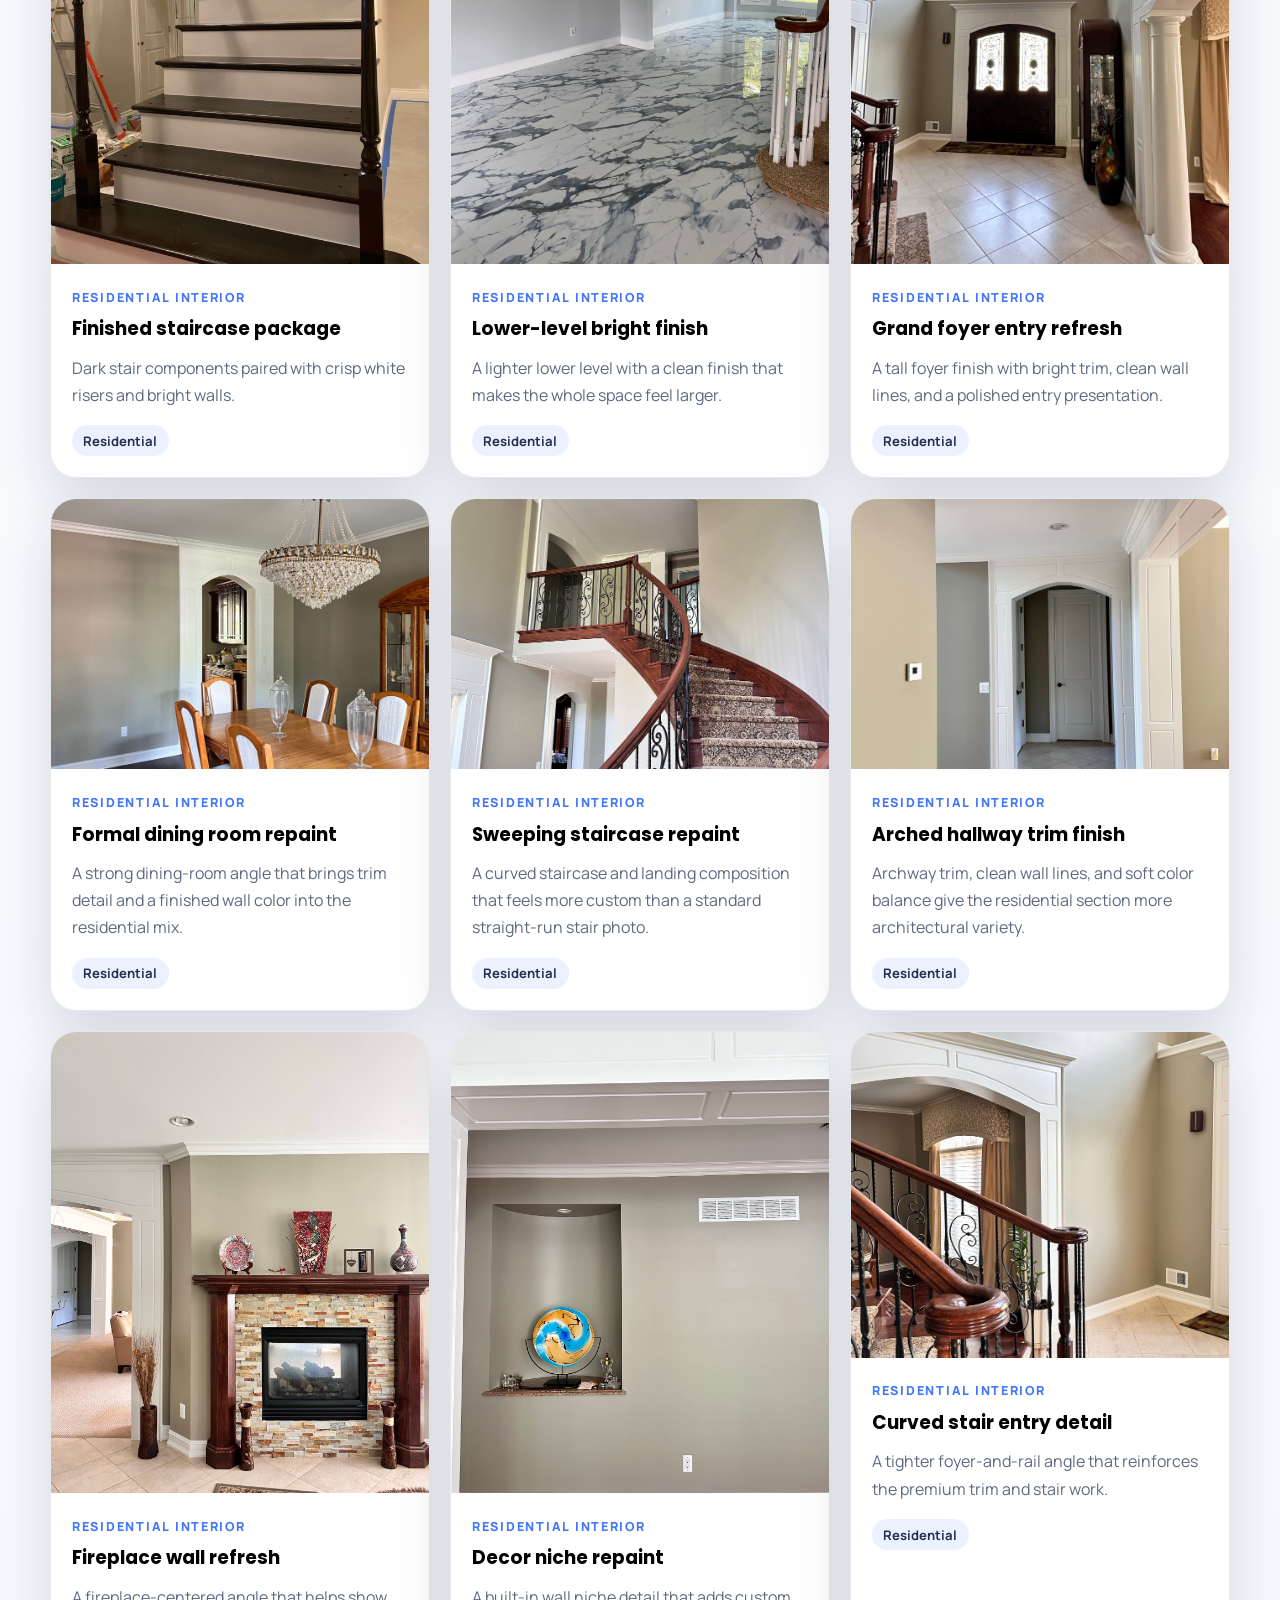
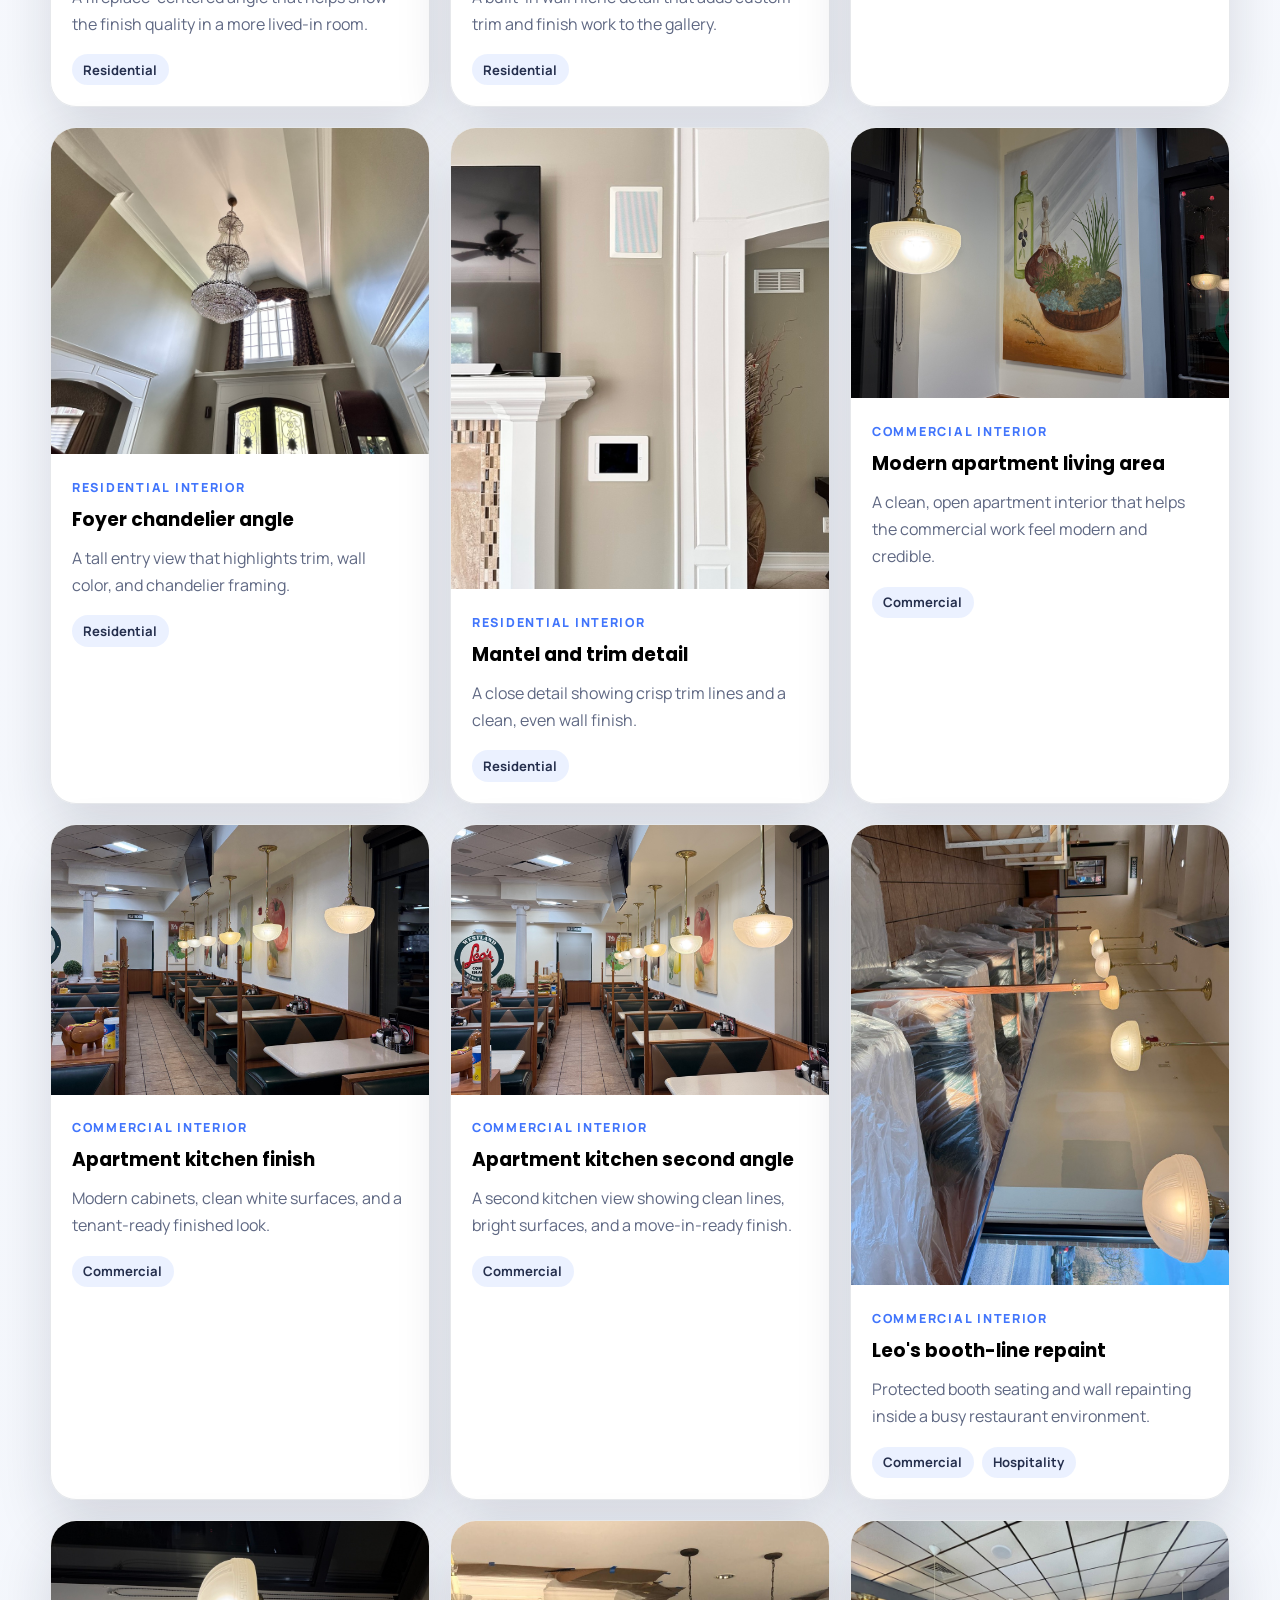
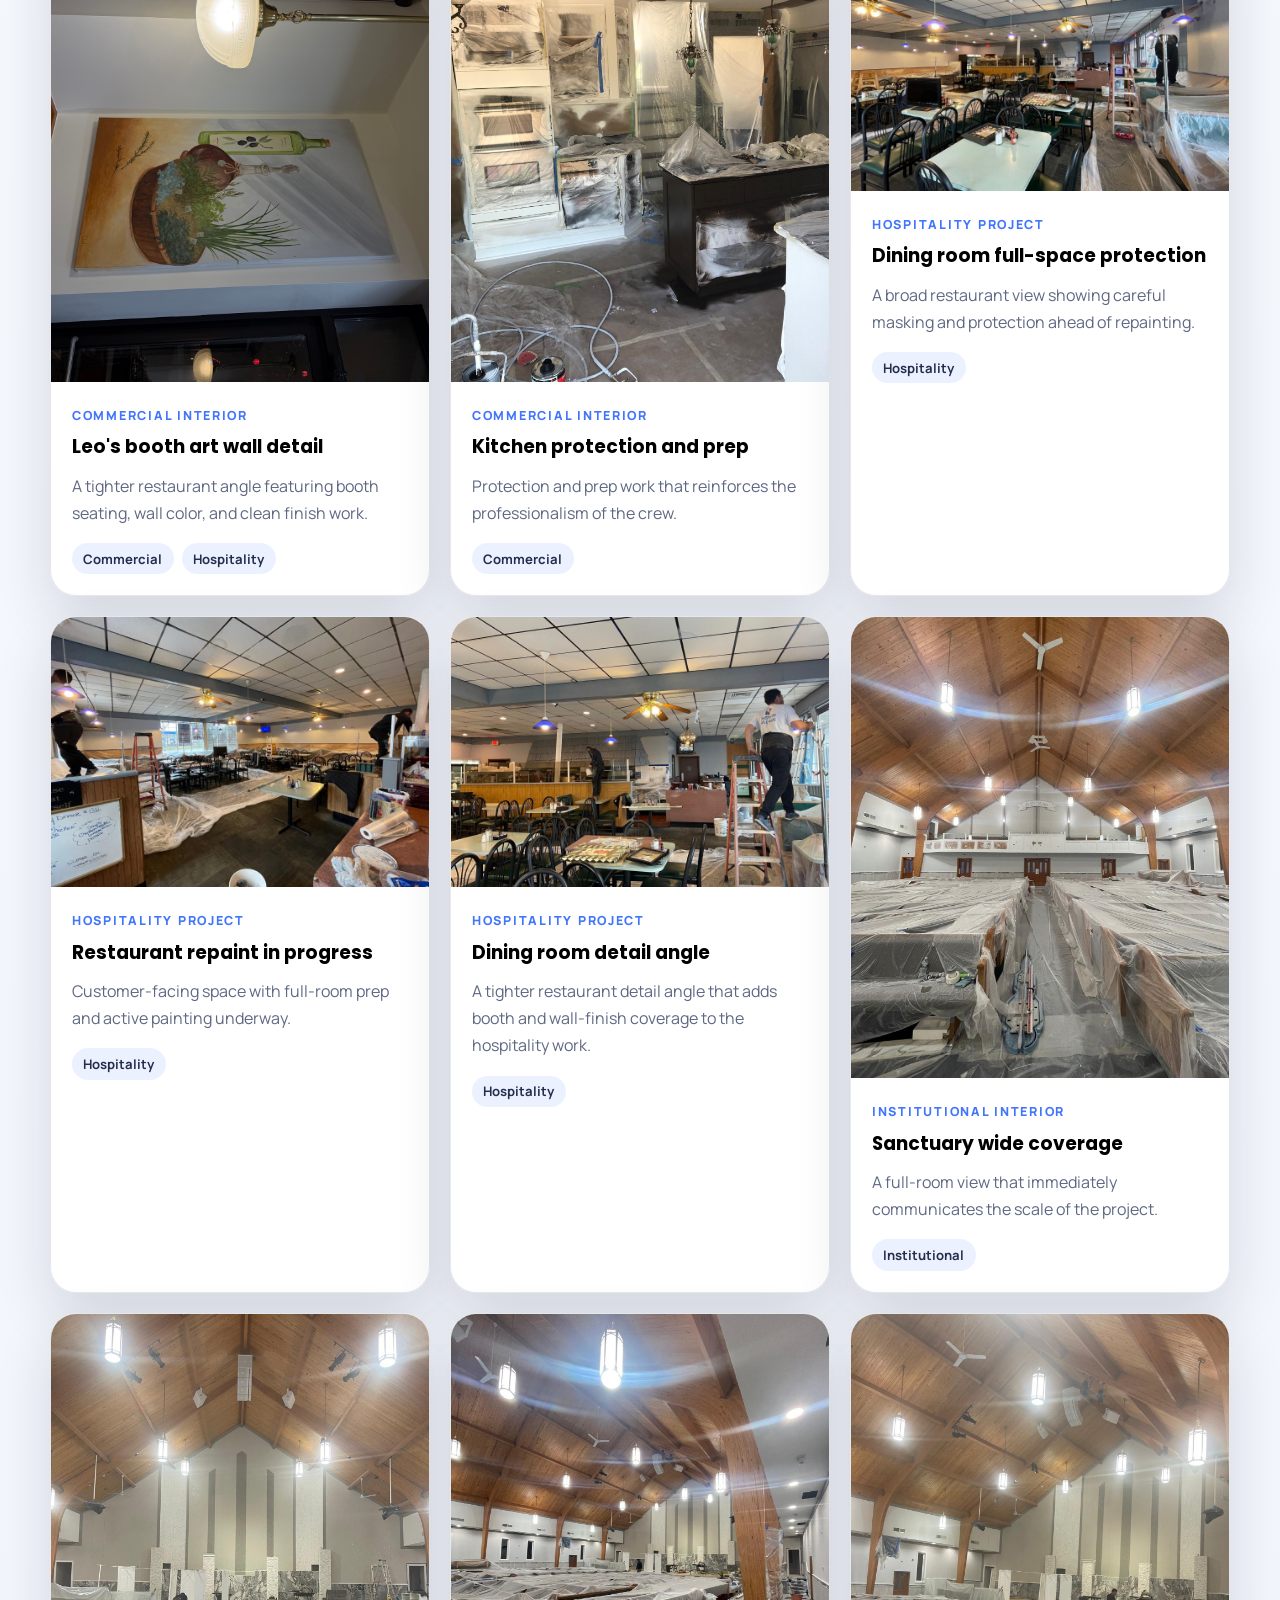
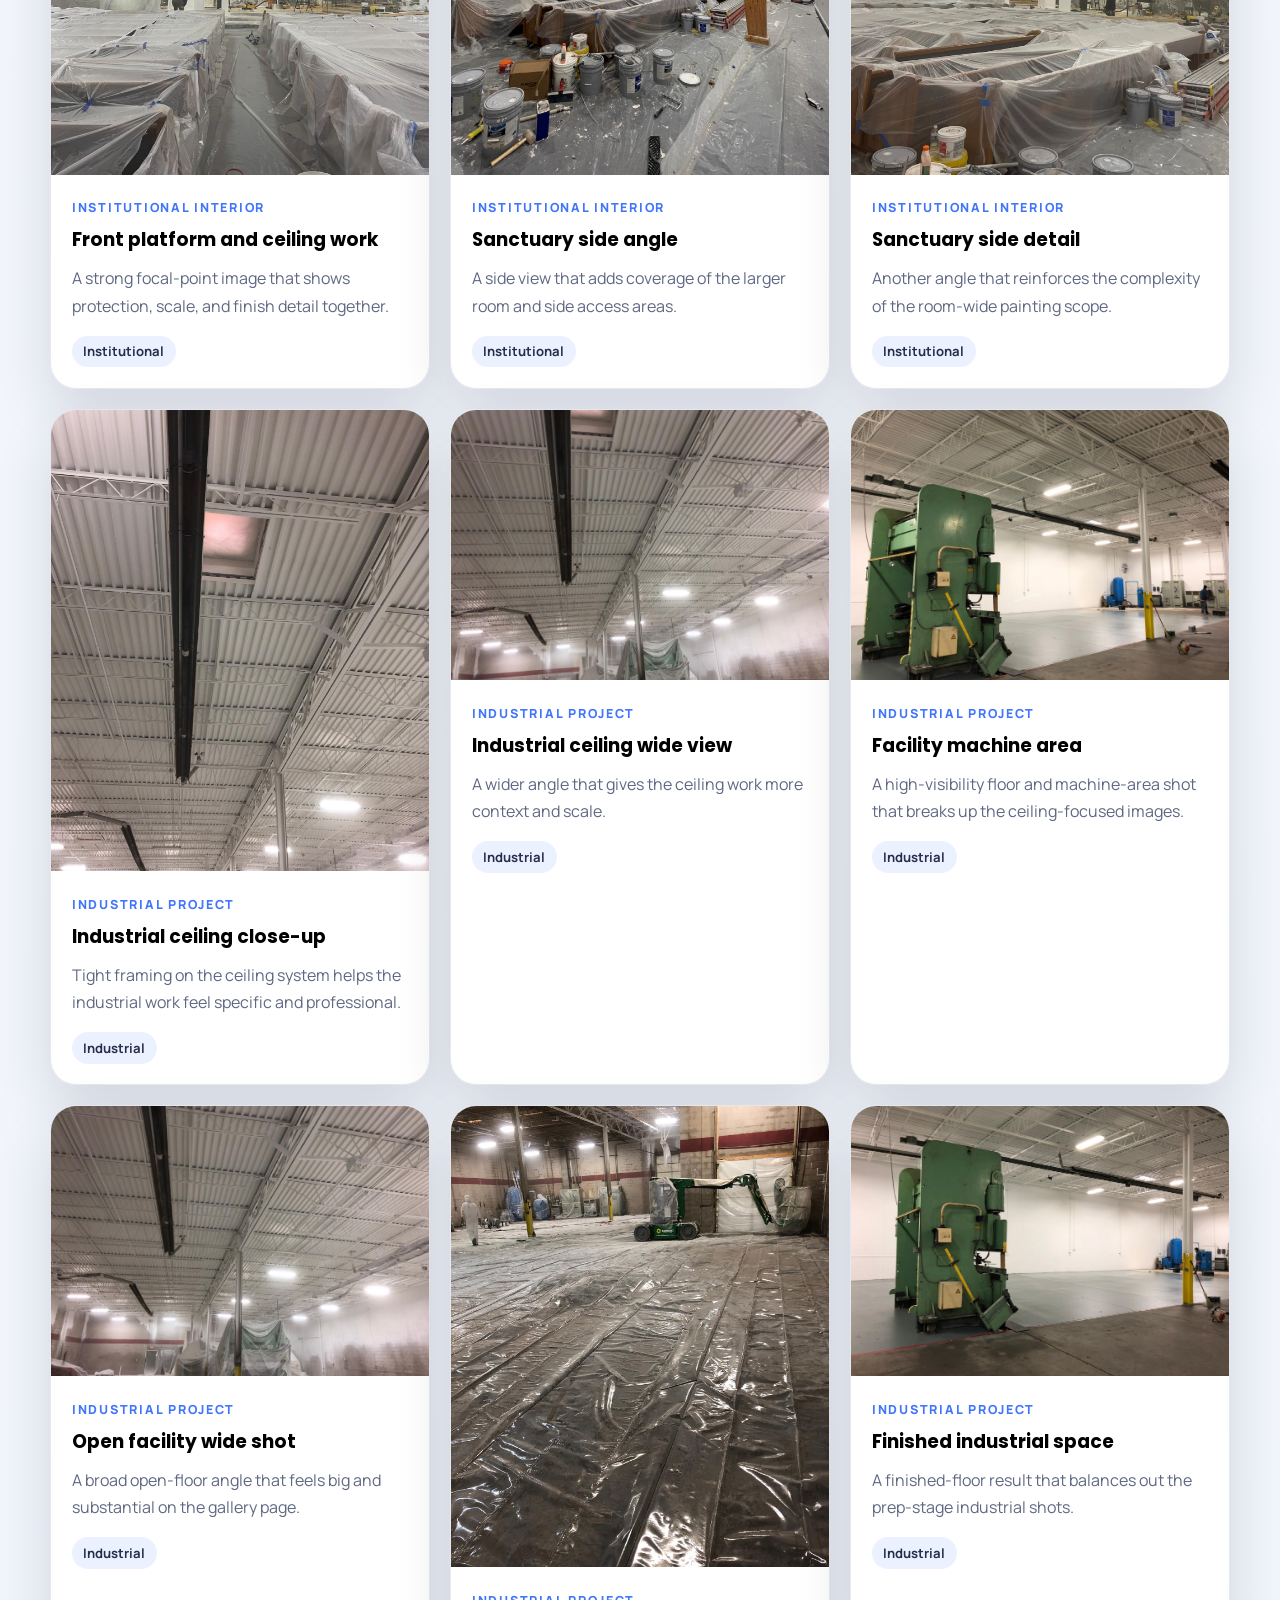
<file: projects.html>
<!DOCTYPE html>
<html lang="en">
  <head>
    <meta charset="UTF-8" />
    <meta name="viewport" content="width=device-width, initial-scale=1.0" />
    <title>Redirecting to Projects | L &amp; BE Painting Co.</title>
    <meta http-equiv="refresh" content="0; url=index.html#projects" />
    <link rel="canonical" href="index.html#projects" />
    <script>
      window.location.replace("index.html#projects");
    </script>
  </head>
  <body>
    <p>Redirecting to the projects section...</p>
  </body>
</html>
</file>
<file: styles.css>
:root {
  --ink: #0f1730;
  --ink-strong: #131d3b;
  --ink-soft: #252f4d;
  --blue: #4175fc;
  --blue-deep: #084af3;
  --blue-soft: #dbe6ff;
  --paper: #f4f6fb;
  --paper-strong: #fbfcff;
  --white: #ffffff;
  --text: #1e2842;
  --muted: #5f6883;
  --line: rgba(18, 29, 59, 0.1);
  --line-light: rgba(255, 255, 255, 0.12);
  --shadow-xl: 0 36px 90px rgba(12, 20, 40, 0.24);
  --shadow-lg: 0 24px 56px rgba(20, 28, 49, 0.14);
  --shadow-md: 0 14px 34px rgba(20, 28, 49, 0.08);
  --radius-xl: 34px;
  --radius-lg: 26px;
  --radius-md: 20px;
  --radius-sm: 14px;
  --container: min(1180px, calc(100vw - 2rem));
}

*,
*::before,
*::after {
  box-sizing: border-box;
}

html {
  scroll-behavior: smooth;
  scroll-padding-top: 9rem;
}

body {
  margin: 0;
  font-family: "Manrope", sans-serif;
  color: var(--text);
  background: linear-gradient(180deg, #f9fbff 0%, #eef2fa 100%);
}

body.has-lightbox-open {
  overflow: hidden;
}

body.has-nav-open {
  overflow: hidden;
}

#top,
#services,
#projects,
#gallery,
#contact,
#quote {
  scroll-margin-top: 9rem;
}

img,
video {
  display: block;
  max-width: 100%;
}

a {
  color: inherit;
  text-decoration: none;
}

button,
input,
select,
textarea {
  font: inherit;
}

button {
  cursor: pointer;
}

.container {
  width: var(--container);
  margin: 0 auto;
}

.site-shell {
  min-height: 100vh;
}

.site-header {
  position: sticky;
  top: 0;
  z-index: 30;
  transition: box-shadow 220ms ease, backdrop-filter 220ms ease, background-color 220ms ease;
}

.site-header.is-scrolled {
  background: rgba(15, 23, 48, 0.84);
  backdrop-filter: blur(20px);
  box-shadow: 0 12px 32px rgba(10, 14, 25, 0.2);
}

body[data-page="projects"] .site-header {
  background: rgba(15, 23, 48, 0.92);
  backdrop-filter: blur(20px);
  box-shadow: 0 12px 32px rgba(10, 14, 25, 0.2);
}

.topbar {
  color: rgba(255, 255, 255, 0.78);
  background: rgba(19, 29, 59, 0.95);
  border-bottom: 1px solid rgba(255, 255, 255, 0.08);
}

.topbar__inner {
  display: flex;
  align-items: center;
  justify-content: space-between;
  gap: 1rem;
  min-height: 2.8rem;
}

.topbar__link,
.topbar__meta {
  font-size: 0.92rem;
}

.topbar__meta {
  margin: 0;
  text-align: center;
}

.site-header__inner {
  position: relative;
  display: flex;
  align-items: center;
  justify-content: space-between;
  gap: 1rem;
  min-height: 5.3rem;
}

.brand {
  display: inline-flex;
  align-items: center;
}

.brand__logo {
  --logo-mask-size: 108%;
  width: 132px;
  aspect-ratio: 1045 / 1041;
  background: var(--white);
  -webkit-mask: url("assets/images/logo-transparent.png") center / var(--logo-mask-size) no-repeat;
  mask: url("assets/images/logo-transparent.png") center / var(--logo-mask-size) no-repeat;
}

.brand--footer .brand__logo {
  width: 148px;
  background: var(--white);
}

.site-nav {
  display: inline-flex;
  align-items: center;
  gap: 1.45rem;
  color: rgba(255, 255, 255, 0.82);
}

.site-nav a {
  position: relative;
  display: inline-flex;
  align-items: center;
  padding: 0.25rem 0;
  border-radius: 12px;
  font-size: 0.97rem;
  font-weight: 600;
  transition: color 180ms ease, background-color 180ms ease;
}

.site-nav a.is-active::after,
.site-nav a:hover::after {
  content: "";
  position: absolute;
  left: 0;
  right: 0;
  bottom: -0.45rem;
  height: 2px;
  background: var(--blue);
}

.nav-toggle {
  display: none;
  flex-direction: column;
  gap: 0.3rem;
  border: 0;
  background: transparent;
  padding: 0.35rem;
}

.nav-toggle span {
  width: 1.65rem;
  height: 2px;
  border-radius: 999px;
  background: var(--white);
}

.button {
  display: inline-flex;
  align-items: center;
  justify-content: center;
  min-height: 3rem;
  padding: 0.8rem 1.25rem;
  border: 0;
  border-radius: 999px;
  font-weight: 700;
  letter-spacing: 0.02em;
  transition: transform 180ms ease, box-shadow 180ms ease, background-color 180ms ease;
}

.button:hover {
  transform: translateY(-1px);
}

.button--solid {
  color: var(--white);
  background: linear-gradient(135deg, var(--blue), var(--blue-deep));
  box-shadow: 0 14px 28px rgba(65, 117, 252, 0.26);
}

.button--ghost {
  color: var(--white);
  background: rgba(255, 255, 255, 0.06);
  border: 1px solid rgba(255, 255, 255, 0.14);
}

.button--full {
  width: 100%;
}

.eyebrow {
  display: inline-flex;
  align-items: center;
  gap: 0.5rem;
  margin: 0 0 1rem;
  color: var(--blue);
  font-size: 0.82rem;
  font-weight: 800;
  letter-spacing: 0.16em;
  text-transform: uppercase;
}

.eyebrow::before {
  content: "";
  width: 1.8rem;
  height: 2px;
  background: currentColor;
}

.eyebrow--soft {
  color: rgba(255, 255, 255, 0.7);
}

.hero {
  position: relative;
  overflow: clip;
  margin-top: -8.1rem;
  padding: 11rem 0 5.2rem;
  background:
    radial-gradient(circle at 18% 20%, rgba(65, 117, 252, 0.22), transparent 24%),
    radial-gradient(circle at 82% 18%, rgba(255, 255, 255, 0.08), transparent 22%),
    linear-gradient(180deg, #101830 0%, #1a2240 58%, #232848 100%);
}

.hero__backdrop {
  position: absolute;
  inset: 0;
  background:
    linear-gradient(90deg, transparent 0, transparent calc(100% - 1px), rgba(255, 255, 255, 0.05) calc(100% - 1px)),
    linear-gradient(180deg, transparent 0, transparent calc(100% - 1px), rgba(255, 255, 255, 0.05) calc(100% - 1px));
  background-size: 72px 72px;
  mask-image: linear-gradient(180deg, rgba(0, 0, 0, 0.85), transparent 95%);
}

.hero__layout,
.contact-layout,
.video-feature,
.page-hero__layout {
  display: grid;
  gap: 2rem;
}

.hero__layout {
  grid-template-columns: 0.98fr 1.02fr;
  align-items: center;
}

.hero h1,
.page-hero h1,
.section-heading h2,
.contact-copy h2,
.quote-panel h3,
.video-feature__copy h2 {
  margin: 0;
  font-family: "Poppins", sans-serif;
  line-height: 1.02;
}

.hero h1 {
  color: var(--white);
  font-size: clamp(2.8rem, 4vw, 5.3rem);
  max-width: 11ch;
  text-transform: uppercase;
}

.hero__lead,
.page-hero__lead,
.section-heading p,
.contact-copy p,
.quote-panel p,
.video-feature__copy p {
  font-size: 1.05rem;
  line-height: 1.78;
}

.hero__lead {
  max-width: 60ch;
  margin: 1.4rem 0 0;
  color: rgba(255, 255, 255, 0.8);
}

.hero__actions {
  display: flex;
  flex-wrap: wrap;
  gap: 0.9rem;
  margin-top: 2rem;
}

.hero__pills {
  display: flex;
  flex-wrap: wrap;
  gap: 0.7rem;
  margin-top: 1.75rem;
}

.pill {
  padding: 0.58rem 0.92rem;
  border-radius: 999px;
  background: rgba(255, 255, 255, 0.08);
  border: 1px solid rgba(255, 255, 255, 0.12);
  color: rgba(255, 255, 255, 0.88);
  font-size: 0.92rem;
  font-weight: 600;
}

.hero__stats {
  display: grid;
  grid-template-columns: repeat(3, minmax(0, 1fr));
  gap: 1rem;
  margin-top: 2rem;
}

.stat-card,
.service-card,
.standard-card,
.category-card,
.gallery-card,
.contact-card,
.quote-panel,
.collection-card {
  border-radius: var(--radius-lg);
  box-shadow: var(--shadow-lg);
}

.stat-card {
  padding: 1.15rem;
  background: rgba(255, 255, 255, 0.06);
  border: 1px solid rgba(255, 255, 255, 0.08);
}

.stat-card strong {
  display: block;
  color: var(--white);
  font-size: 1.5rem;
  font-weight: 800;
}

.stat-card span {
  color: rgba(255, 255, 255, 0.72);
  font-size: 0.92rem;
  line-height: 1.55;
}

.hero__media {
  position: relative;
  min-height: 640px;
}

.hero-shot,
.mosaic-shot {
  margin: 0;
  overflow: hidden;
  border-radius: 30px;
  box-shadow: var(--shadow-xl);
}

.hero-shot img,
.mosaic-shot img,
.category-card img,
.collection-card img,
.gallery-card img {
  width: 100%;
  height: 100%;
  object-fit: cover;
}

.hero-shot {
  position: absolute;
}

.hero-shot--main {
  inset: 1rem 6.5rem 4rem 0;
  border: 1px solid rgba(255, 255, 255, 0.16);
}

.hero-shot--secondary {
  top: 1.5rem;
  right: 0;
  width: 34%;
  aspect-ratio: 0.82;
  border: 10px solid rgba(255, 255, 255, 0.94);
}

.hero-shot--tertiary {
  right: 0;
  bottom: 1rem;
  width: 38%;
  aspect-ratio: 0.82;
  border: 10px solid rgba(255, 255, 255, 0.94);
}

.hero-note {
  position: absolute;
  left: 2rem;
  bottom: 0;
  width: min(320px, 70%);
  padding: 1.35rem;
  border-radius: 28px;
  background: rgba(255, 255, 255, 0.94);
  color: var(--ink-strong);
  box-shadow: var(--shadow-lg);
}

.hero-note__label,
.gallery-card__eyebrow,
.service-card__eyebrow {
  display: inline-flex;
  margin-bottom: 0.55rem;
  color: var(--blue);
  font-size: 0.78rem;
  font-weight: 800;
  letter-spacing: 0.14em;
  text-transform: uppercase;
}

.hero-note strong {
  display: block;
  font-family: "Poppins", sans-serif;
  font-size: 1.14rem;
  line-height: 1.45;
}

.hero-note p {
  margin: 0.7rem 0 0;
  color: var(--muted);
  line-height: 1.65;
}

.section,
.page-hero {
  padding: 5.4rem 0;
}

.section--light,
.page-hero {
  background: linear-gradient(180deg, var(--paper-strong) 0%, #f0f4fb 100%);
}

.section--paper {
  background: var(--paper);
}

.section--ink {
  color: var(--white);
  background:
    radial-gradient(circle at 82% 18%, rgba(65, 117, 252, 0.18), transparent 24%),
    linear-gradient(180deg, #101830 0%, #161f3a 100%);
}

.section-heading {
  max-width: 760px;
  margin-bottom: 2.1rem;
}

.section-heading h2,
.contact-copy h2,
.video-feature__copy h2,
.page-hero h1 {
  font-size: clamp(2rem, 3vw, 3.45rem);
}

.section-heading p,
.contact-copy p,
.video-feature__copy p,
.page-hero__lead,
.quote-panel p {
  margin-top: 1rem;
  color: var(--muted);
}

.section-heading--light h2 {
  color: var(--white);
}

.section-heading--light p:last-child {
  color: rgba(255, 255, 255, 0.75);
}

.category-grid,
.service-grid,
.standards-grid,
.gallery-preview,
.gallery-grid,
.collections-grid,
.contact-cards {
  display: grid;
  gap: 1.25rem;
}

.category-grid {
  grid-template-columns: repeat(5, minmax(0, 1fr));
}

.category-card {
  background: rgba(255, 255, 255, 0.96);
  overflow: hidden;
  border: 1px solid var(--line);
}

.category-card__image {
  aspect-ratio: 0.88;
}

.category-card__body {
  padding: 1.25rem;
}

.category-card__body span,
.collection-card__body span,
.contact-card span {
  display: inline-flex;
  margin-bottom: 0.55rem;
  color: var(--blue);
  font-size: 0.8rem;
  font-weight: 800;
  letter-spacing: 0.14em;
  text-transform: uppercase;
}

.category-card h3,
.service-card h3,
.gallery-card h3,
.collection-card h3,
.standard-card h3 {
  margin: 0;
  font-family: "Poppins", sans-serif;
}

.category-card p,
.service-card p,
.gallery-card p,
.collection-card p,
.standard-card p,
.contact-card p,
.contact-note p {
  margin: 0.7rem 0 0;
  color: var(--muted);
  line-height: 1.7;
}

.category-card small,
.collection-card small {
  display: inline-block;
  margin-top: 0.9rem;
  color: var(--ink-soft);
  font-weight: 700;
}

.service-grid {
  grid-template-columns: repeat(3, minmax(0, 1fr));
}

.service-card {
  position: relative;
  padding: 1.75rem;
  background: rgba(255, 255, 255, 0.95);
  border: 1px solid var(--line);
  overflow: hidden;
}

.service-card::before {
  content: "";
  position: absolute;
  inset: 0 auto auto 0;
  width: 100%;
  height: 4px;
  background: linear-gradient(90deg, var(--blue), transparent 75%);
}

.service-card strong {
  display: block;
  margin-top: 0.8rem;
  color: var(--ink-soft);
  line-height: 1.6;
}

.standards-grid {
  grid-template-columns: repeat(3, minmax(0, 1fr));
}

.standard-card {
  padding: 1.7rem;
  background: rgba(255, 255, 255, 0.06);
  border: 1px solid rgba(255, 255, 255, 0.08);
}

.standard-card span {
  display: inline-flex;
  margin-bottom: 1rem;
  color: rgba(255, 255, 255, 0.72);
  font-weight: 800;
  letter-spacing: 0.12em;
}

.standard-card h3 {
  color: var(--white);
}

.standard-card p {
  color: rgba(255, 255, 255, 0.74);
}

.gallery-preview--featured {
  grid-template-columns: repeat(3, minmax(0, 1fr));
}

.collections-grid {
  grid-template-columns: repeat(5, minmax(0, 1fr));
}

.collection-card {
  position: relative;
  min-height: 360px;
  overflow: hidden;
}

.collection-card__media,
.collection-card__overlay {
  position: absolute;
  inset: 0;
}

.collection-card__overlay {
  background: linear-gradient(180deg, rgba(10, 16, 32, 0.05), rgba(10, 16, 32, 0.82));
}

.collection-card__body {
  position: relative;
  z-index: 1;
  display: flex;
  flex-direction: column;
  justify-content: flex-end;
  height: 100%;
  padding: 1.4rem;
  color: var(--white);
}

.collection-card__body span,
.collection-card__body small {
  color: rgba(255, 255, 255, 0.78);
}

.collection-card p {
  color: rgba(255, 255, 255, 0.78);
}

.gallery-grid--projects {
  grid-template-columns: repeat(3, minmax(0, 1fr));
  margin-top: 1.8rem;
}

.gallery-card {
  background: rgba(255, 255, 255, 0.96);
  border: 1px solid var(--line);
  overflow: hidden;
}

.gallery-card__button {
  display: block;
  width: 100%;
  padding: 0;
  border: 0;
  text-align: left;
  background: transparent;
}

.gallery-card__media {
  aspect-ratio: 1.16;
  overflow: hidden;
}

.gallery-card--portrait .gallery-card__media {
  aspect-ratio: 0.82;
}

.gallery-card--landscape .gallery-card__media {
  aspect-ratio: 1.4;
}

.gallery-card__body {
  padding: 1.3rem;
}

.gallery-card__tags {
  display: flex;
  flex-wrap: wrap;
  gap: 0.5rem;
  margin-top: 1rem;
}

.tag {
  padding: 0.42rem 0.72rem;
  border-radius: 999px;
  background: rgba(65, 117, 252, 0.1);
  color: var(--ink-soft);
  font-size: 0.82rem;
  font-weight: 700;
  text-transform: capitalize;
}

.video-feature {
  grid-template-columns: 0.9fr 1.1fr;
  align-items: center;
}

.video-feature__media {
  position: relative;
}

.project-video {
  width: 100%;
  border-radius: var(--radius-xl);
  border: 1px solid rgba(18, 29, 59, 0.08);
  box-shadow: var(--shadow-xl);
  background: #101830;
}

.video-feature--compact .project-video {
  border-color: rgba(255, 255, 255, 0.08);
}

.check-list {
  display: grid;
  gap: 1rem;
  margin-top: 1.5rem;
}

.check-list__item {
  display: flex;
  align-items: flex-start;
  gap: 0.8rem;
}

.check-list__item span {
  flex: none;
  width: 1rem;
  height: 1rem;
  margin-top: 0.35rem;
  border-radius: 999px;
  background: linear-gradient(135deg, var(--blue), var(--blue-deep));
  box-shadow: 0 0 0 6px rgba(65, 117, 252, 0.12);
}

.check-list__item p {
  margin: 0;
}

.section-cta {
  margin-top: 2rem;
}

.contact-layout {
  grid-template-columns: 0.96fr 1.04fr;
  align-items: start;
}

.contact-cards {
  grid-template-columns: repeat(2, minmax(0, 1fr));
  margin-top: 1.5rem;
}

.contact-card {
  padding: 1.4rem;
  background: rgba(255, 255, 255, 0.96);
  border: 1px solid var(--line);
}

.contact-card strong {
  display: block;
  font-family: "Poppins", sans-serif;
  font-size: 1.04rem;
  word-break: break-word;
}

.contact-note {
  margin-top: 1.4rem;
  padding: 1.2rem 1.3rem;
  border-radius: var(--radius-md);
  background: rgba(65, 117, 252, 0.08);
  border: 1px solid rgba(65, 117, 252, 0.1);
}

.contact-note strong {
  font-family: "Poppins", sans-serif;
}

.quote-panel {
  padding: 1.8rem;
  background: rgba(255, 255, 255, 0.98);
  border: 1px solid var(--line);
}

.quote-panel__header {
  margin-bottom: 1.2rem;
}

.quote-form {
  display: grid;
  grid-template-columns: repeat(2, minmax(0, 1fr));
  gap: 1rem;
}

.quote-form label {
  display: grid;
  gap: 0.45rem;
  font-weight: 700;
  color: var(--ink-soft);
}

.quote-form label:has(select),
.quote-form label:has(textarea),
.quote-form button {
  grid-column: 1 / -1;
}

.quote-form input,
.quote-form select,
.quote-form textarea {
  width: 100%;
  padding: 0.92rem 1rem;
  border-radius: 16px;
  border: 1px solid rgba(19, 29, 59, 0.12);
  background: rgba(244, 247, 253, 0.9);
  color: var(--text);
}

.quote-form input:focus,
.quote-form select:focus,
.quote-form textarea:focus {
  outline: 2px solid rgba(65, 117, 252, 0.28);
  border-color: rgba(65, 117, 252, 0.44);
}

.page-hero {
  padding-top: 10rem;
}

.page-hero__layout {
  grid-template-columns: 0.92fr 1.08fr;
  align-items: center;
}

.page-hero h1 {
  max-width: 12ch;
}

.page-hero__mosaic {
  display: grid;
  grid-template-columns: repeat(2, minmax(0, 1fr));
  gap: 1rem;
}

.mosaic-shot {
  min-height: 220px;
}

.mosaic-shot--tall {
  grid-row: span 2;
}

.mosaic-shot--wide {
  grid-column: span 2;
  min-height: 260px;
}

.filter-bar {
  display: flex;
  flex-wrap: wrap;
  gap: 0.75rem;
}

.filter-chip {
  padding: 0.76rem 1rem;
  border: 1px solid rgba(19, 29, 59, 0.12);
  border-radius: 999px;
  background: rgba(255, 255, 255, 0.82);
  color: var(--ink-soft);
  font-weight: 700;
}

.filter-chip.is-active {
  color: var(--white);
  background: linear-gradient(135deg, var(--blue), var(--blue-deep));
  border-color: transparent;
}

.site-footer {
  background: #101830;
  color: rgba(255, 255, 255, 0.78);
  padding: 2rem 0;
}

.site-footer__inner {
  display: grid;
  grid-template-columns: 0.8fr 0.9fr 1fr;
  gap: 1.4rem;
  align-items: center;
}

.footer-links,
.footer-contact {
  display: flex;
  flex-direction: column;
  gap: 0.7rem;
}

.footer-contact small {
  color: rgba(255, 255, 255, 0.62);
}

.lightbox {
  position: fixed;
  inset: 0;
  z-index: 60;
  display: none;
}

.lightbox.is-open {
  display: block;
}

.lightbox__backdrop {
  position: absolute;
  inset: 0;
  background: rgba(11, 17, 31, 0.8);
  backdrop-filter: blur(8px);
}

.lightbox__panel {
  position: relative;
  z-index: 1;
  width: min(920px, calc(100vw - 1.5rem));
  margin: 4vh auto;
  padding: 1rem;
  border-radius: 28px;
  background: var(--white);
  box-shadow: var(--shadow-xl);
}

.lightbox__close {
  margin-left: auto;
  display: inline-flex;
  border: 0;
  padding: 0.65rem 0.95rem;
  border-radius: 999px;
  background: rgba(19, 29, 59, 0.08);
  color: var(--ink-soft);
  font-weight: 700;
}

.lightbox__image {
  width: 100%;
  max-height: 74vh;
  object-fit: contain;
  border-radius: 22px;
  background: #eef2fa;
}

.lightbox__content {
  padding: 1rem 0.25rem 0.25rem;
}

.lightbox__eyebrow {
  color: var(--blue);
  font-size: 0.8rem;
  font-weight: 800;
  letter-spacing: 0.14em;
  text-transform: uppercase;
}

.lightbox__title {
  margin: 0.45rem 0 0;
  font-family: "Poppins", sans-serif;
}

.lightbox__text {
  margin: 0.7rem 0 0;
  color: var(--muted);
  line-height: 1.7;
}

[data-reveal] {
  opacity: 0;
  transform: translateY(28px);
  transition:
    opacity 560ms ease,
    transform 560ms ease;
  transition-delay: var(--card-delay, 0ms);
}

[data-reveal].is-visible {
  opacity: 1;
  transform: translateY(0);
}

@media (max-width: 1180px) {
  .category-grid,
  .collections-grid {
    grid-template-columns: repeat(3, minmax(0, 1fr));
  }

  .hero__layout,
  .page-hero__layout,
  .video-feature,
  .contact-layout {
    grid-template-columns: 1fr;
  }

  .hero__media {
    min-height: 560px;
  }
}

@media (max-width: 920px) {
  .topbar__inner,
  .site-footer__inner,
  .contact-cards,
  .service-grid,
  .standards-grid,
  .gallery-preview--featured,
  .gallery-grid--projects,
  .category-grid,
  .collections-grid {
    grid-template-columns: repeat(2, minmax(0, 1fr));
  }

  .site-nav {
    position: absolute;
    top: calc(100% + 0.4rem);
    left: 1rem;
    right: 1rem;
    display: none;
    flex-direction: column;
    align-items: flex-start;
    padding: 1rem;
    border-radius: 24px;
    background: rgba(16, 24, 48, 0.98);
    box-shadow: var(--shadow-lg);
  }

  .site-nav a {
    width: 100%;
    padding: 0.75rem 0.9rem;
  }

  .site-nav a::after {
    display: none;
  }

  .site-nav a.is-active,
  .site-nav a:hover {
    color: var(--white);
    background: rgba(65, 117, 252, 0.16);
  }

  .site-nav .button {
    width: 100%;
    margin-top: 0.2rem;
  }

  .site-nav.is-open {
    display: flex;
  }

  .nav-toggle {
    display: inline-flex;
  }
}

@media (max-width: 760px) {
  .hero {
    padding-top: 10.75rem;
  }

  .gallery-preview--featured,
  .gallery-grid--projects,
  .category-grid,
  .collections-grid,
  .service-grid,
  .standards-grid,
  .contact-cards,
  .site-footer__inner,
  .quote-form {
    grid-template-columns: 1fr;
  }

  .topbar__inner {
    display: grid;
    grid-template-columns: minmax(0, 1fr) minmax(0, 1fr);
    align-items: center;
    gap: 0.35rem 0.75rem;
    min-height: auto;
    padding: 0.55rem 0;
  }

  .topbar__link {
    font-size: 0.76rem;
    white-space: nowrap;
    overflow: hidden;
    text-overflow: ellipsis;
  }

  .topbar__link:first-child {
    justify-self: start;
  }

  .topbar__link:last-child {
    justify-self: end;
    max-width: 100%;
    text-align: right;
  }

  .topbar__meta {
    display: none;
  }

  .brand__logo {
    width: 116px;
  }

  .site-header__inner {
    min-height: 4.85rem;
  }

  .hero__layout {
    gap: 1.35rem;
  }

  .hero h1 {
    max-width: none;
    font-size: clamp(2.35rem, 10vw, 3.5rem);
  }

  .hero__lead {
    font-size: 0.98rem;
    line-height: 1.68;
  }

  .hero__actions {
    margin-top: 1.5rem;
  }

  .hero__pills {
    gap: 0.55rem;
    margin-top: 1.3rem;
  }

  .pill {
    font-size: 0.82rem;
    padding: 0.5rem 0.8rem;
  }

  .hero__stats {
    grid-template-columns: repeat(3, minmax(0, 1fr));
    gap: 0.75rem;
    margin-top: 1.5rem;
  }

  .stat-card {
    padding: 0.9rem 0.75rem;
  }

  .stat-card strong {
    font-size: 1.15rem;
  }

  .stat-card span {
    font-size: 0.78rem;
    line-height: 1.4;
  }

  .hero__media {
    min-height: 470px;
  }

  .hero-shot--main {
    inset: 0 1.8rem 5.5rem 0;
  }

  .hero-shot--secondary {
    width: 42%;
  }

  .hero-shot--tertiary {
    width: 46%;
  }

  .hero-note {
    left: 1rem;
    right: 1rem;
    width: auto;
  }

  .page-hero__mosaic {
    grid-template-columns: 1fr;
  }

  .mosaic-shot--tall,
  .mosaic-shot--wide {
    grid-row: auto;
    grid-column: auto;
  }
}

@media (max-width: 560px) {
  .hero {
    padding-top: 10.2rem;
  }

  .hero h1,
  .page-hero h1,
  .section-heading h2,
  .contact-copy h2,
  .video-feature__copy h2 {
    font-size: clamp(2rem, 10vw, 3rem);
  }

  .hero__media {
    min-height: 410px;
  }

  .hero-shot--main {
    inset: 0 1rem 5rem 0;
  }

  .hero-shot--secondary {
    width: 48%;
  }

  .hero-shot--tertiary {
    width: 52%;
  }

  .topbar__inner {
    gap: 0.3rem 0.65rem;
    padding: 0.5rem 0;
  }

  .topbar__link {
    font-size: 0.72rem;
  }

  .hero__stats {
    gap: 0.55rem;
  }

  .stat-card {
    padding: 0.8rem 0.6rem;
  }

  .stat-card strong {
    font-size: 1.02rem;
  }

  .stat-card span {
    font-size: 0.72rem;
  }

  .section,
  .page-hero {
    padding: 4.25rem 0;
  }

  .quote-panel,
  .service-card,
  .standard-card,
  .contact-card,
  .category-card__body,
  .collection-card__body,
  .gallery-card__body {
    padding: 1.15rem;
  }
}

@media (prefers-reduced-motion: reduce) {
  html {
    scroll-behavior: auto;
  }

  *,
  *::before,
  *::after {
    animation: none !important;
    transition: none !important;
  }

  [data-reveal] {
    opacity: 1;
    transform: none;
  }
}
</file>
